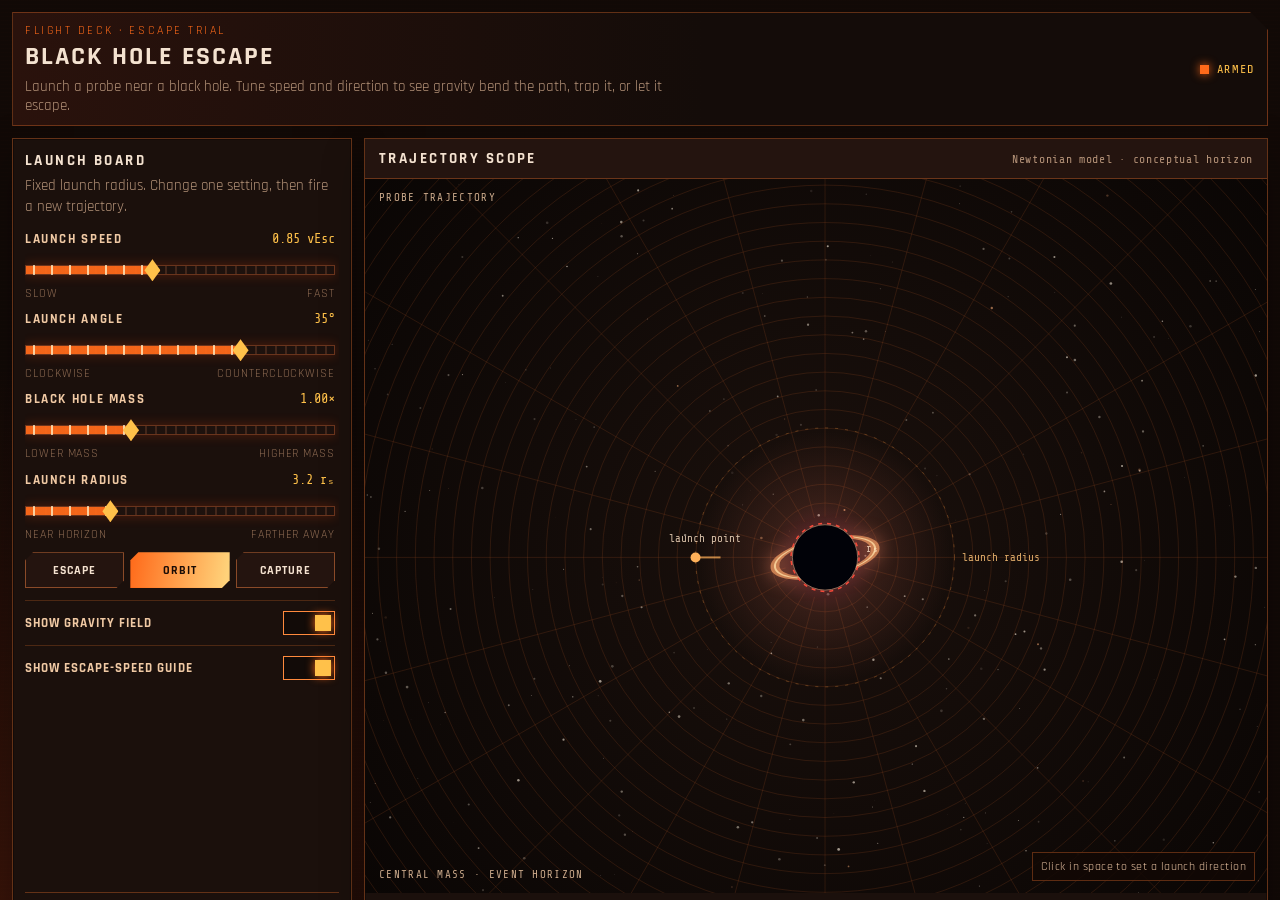
<file: black-hole-escape/index.html>
<!DOCTYPE html>
<html lang="en">
<head>
<meta charset="UTF-8" />
<meta name="viewport" content="width=device-width, initial-scale=1.0" />
<title>Black Hole Escape Lab</title>
<link rel="preconnect" href="https://fonts.googleapis.com" />
<link rel="preconnect" href="https://fonts.gstatic.com" crossorigin />
<link href="https://fonts.googleapis.com/css2?family=Rajdhani:wght@600;700&family=Share+Tech+Mono&display=swap" rel="stylesheet" />
<script>if (window.self !== window.top) document.documentElement.classList.add("embedded");</script>
<style>
  :root {
    color-scheme: dark;
    --bg: #110906;
    --panel: #1b100c;
    --ink: #f4e2d0;
    --muted: #b49278;
    --ember: #ff6a1a;
    --gold: #ffc14a;
    --red: #ff4b3a;
    --line: rgba(255, 122, 48, 0.32);
    --metal: #2a1812;
  }
  * { box-sizing: border-box; }
  html, body { height: 100%; }
  body {
    margin: 0;
    height: 100%;
    overflow: hidden;
    color: var(--ink);
    background:
      radial-gradient(ellipse at 0% 100%, rgba(255, 70, 20, 0.16), transparent 42%),
      repeating-linear-gradient(0deg, transparent, transparent 3px, rgba(255, 90, 30, 0.015) 4px),
      var(--bg);
    font-family: "Rajdhani", "Segoe UI", sans-serif;
  }
  .shell {
    height: 100%;
    overflow: auto;
    overscroll-behavior: contain;
    padding: 12px;
    display: flex;
    flex-direction: column;
    gap: 12px;
  }
  header {
    display: flex;
    justify-content: space-between;
    align-items: center;
    gap: 16px;
    padding: 10px 12px;
    border: 1px solid var(--line);
    background: linear-gradient(90deg, #2a120c, #140c09 55%);
    clip-path: polygon(0 0, calc(100% - 18px) 0, 100% 18px, 100% 100%, 0 100%);
  }
  html.embedded header { display: none; }
  .kicker {
    margin: 0;
    color: var(--ember);
    letter-spacing: 0.22em;
    font-size: 0.72rem;
    text-transform: uppercase;
  }
  h1 {
    margin: 2px 0 0;
    font-size: clamp(1.4rem, 2vw, 1.9rem);
    letter-spacing: 0.08em;
    text-transform: uppercase;
    font-weight: 700;
  }
  .subtitle { margin: 4px 0 0; color: var(--muted); max-width: 640px; font-size: 0.95rem; }
  .beacon {
    display: inline-flex;
    align-items: center;
    gap: 8px;
    color: var(--gold);
    font-family: "Share Tech Mono", ui-monospace, monospace;
    letter-spacing: 0.14em;
    font-size: 0.75rem;
  }
  .beacon i {
    width: 9px;
    height: 9px;
    background: var(--ember);
    box-shadow: 0 0 10px var(--ember);
    animation: blink 1s steps(2) infinite;
  }
  main { display: flex; flex-direction: column; gap: 12px; }
  .layout {
    display: grid;
    grid-template-columns: minmax(270px, 340px) minmax(0, 1fr);
    gap: 12px;
    align-items: stretch;
  }
  .panel {
    background: var(--panel);
    border: 1px solid var(--line);
    box-shadow: inset 0 0 0 1px rgba(0, 0, 0, 0.35), 0 16px 40px rgba(0, 0, 0, 0.28);
  }
  .layout { height: calc(100dvh - 28px); min-height: 360px; }
  .deck, .viewport { height: 100%; min-height: 0; }
  .deck { display: flex; flex-direction: column; padding: 12px; overflow: hidden; }
  .deck-body { flex: 1; min-height: 0; overflow: auto; padding-right: 4px; }
  .deck-actions { flex: 0 0 auto; padding-top: 8px; border-top: 1px solid var(--line); }
  .deck h2, .viewport-head h2, .info h2 {
    margin: 0;
    font-size: 0.95rem;
    letter-spacing: 0.16em;
    text-transform: uppercase;
  }
  .intro { margin: 6px 0 14px; color: var(--muted); font-size: 0.92rem; line-height: 1.4; }
  .dial { margin: 0 0 10px; }
  .dial-top, .ends {
    display: flex;
    justify-content: space-between;
    gap: 10px;
    align-items: baseline;
  }
  label {
    font-size: 0.84rem;
    letter-spacing: 0.12em;
    text-transform: uppercase;
    color: #f0c9a4;
    font-weight: 700;
  }
  output {
    font-family: "Share Tech Mono", ui-monospace, monospace;
    color: var(--gold);
    font-size: 0.86rem;
  }
  .rail {
    position: relative;
    margin-top: 8px;
    height: 28px;
  }
  .rail::before {
    content: "";
    position: absolute;
    left: 0;
    right: 0;
    top: 9px;
    height: 10px;
    background:
      linear-gradient(90deg, rgba(255, 106, 26, 0.95) var(--fill, 40%), rgba(42, 24, 18, 0.2) var(--fill, 40%)),
      repeating-linear-gradient(90deg, #4a2a1c 0 2px, transparent 2px 10px);
    box-shadow: inset 0 0 0 1px #6a341c, 0 0 12px rgba(255, 80, 20, 0.25);
    pointer-events: none;
  }
  .rail::after {
    content: "";
    position: absolute;
    left: 0;
    width: var(--fill, 40%);
    top: 9px;
    height: 10px;
    background: repeating-linear-gradient(90deg, transparent 0 8px, rgba(255, 236, 196, 0.75) 8px 10px);
    background-size: 18px 100%;
    animation: crawl 0.7s linear infinite;
    pointer-events: none;
    mix-blend-mode: screen;
  }
  input[type="range"] {
    -webkit-appearance: none;
    appearance: none;
    position: relative;
    z-index: 1;
    width: 100%;
    height: 28px;
    margin: 0;
    background: transparent;
    cursor: pointer;
  }
  input[type="range"]::-webkit-slider-runnable-track {
    height: 10px;
    background: transparent;
  }
  input[type="range"]::-webkit-slider-thumb {
    -webkit-appearance: none;
    width: 16px;
    height: 22px;
    margin-top: -6px;
    background: var(--gold);
    clip-path: polygon(50% 0, 100% 50%, 50% 100%, 0 50%);
    box-shadow: 0 0 12px var(--ember);
    animation: pulse-thumb 1.05s ease-in-out infinite;
  }
  input[type="range"]::-moz-range-track {
    height: 10px;
    background: transparent;
    border: 0;
  }
  input[type="range"]::-moz-range-thumb {
    width: 16px;
    height: 22px;
    border: 0;
    border-radius: 0;
    background: var(--gold);
    box-shadow: 0 0 12px var(--ember);
  }
  .ends { margin-top: 2px; font-size: 0.72rem; letter-spacing: 0.08em; text-transform: uppercase; color: #8d6a52; }
  .choice { display: grid; grid-template-columns: repeat(3, 1fr); gap: 6px; margin: 4px 0 12px; }
  button {
    border: 1px solid #8a4a28;
    color: var(--ink);
    background: #24140f;
    padding: 9px 8px;
    font: inherit;
    font-size: 0.78rem;
    font-weight: 700;
    letter-spacing: 0.08em;
    text-transform: uppercase;
    cursor: pointer;
    clip-path: polygon(8px 0, 100% 0, 100% calc(100% - 8px), calc(100% - 8px) 100%, 0 100%, 0 8px);
  }
  button:hover { border-color: var(--gold); color: var(--gold); }
  button.selected {
    color: #1a0c06;
    border-color: transparent;
    background: linear-gradient(100deg, #ff6a1a 0%, #ffd27a 45%, #ff6a1a 90%);
    background-size: 220% 100%;
    animation: sheen 1.7s linear infinite;
  }
  .latch {
    display: flex;
    align-items: center;
    justify-content: space-between;
    gap: 12px;
    padding: 10px 0;
    border-top: 1px solid rgba(255, 122, 48, 0.22);
    letter-spacing: 0.08em;
    text-transform: uppercase;
    font-size: 0.8rem;
    color: #f0c9a4;
    cursor: pointer;
  }
  .latch input { position: absolute; opacity: 0; width: 0; height: 0; }
  .bolt {
    width: 52px;
    height: 24px;
    border: 1px solid #ff8a3d;
    background: #120b08;
    position: relative;
    flex: 0 0 auto;
  }
  .bolt::before {
    content: "";
    position: absolute;
    width: 16px;
    height: 16px;
    left: 3px;
    top: 3px;
    background: #6b4330;
    transition: transform 0.18s ease, background 0.18s ease;
  }
  .latch input:checked + .bolt::before {
    transform: translateX(28px);
    background: var(--gold);
    box-shadow: 0 0 10px var(--ember);
    animation: throb 0.9s ease-in-out infinite;
  }
  .buttons { display: flex; gap: 8px; margin-top: 12px; }
  button.launch {
    flex: 1.4;
    color: #1a0c06;
    background: var(--ember);
    border-color: transparent;
    position: relative;
    overflow: hidden;
  }
  button.launch::after {
    content: "";
    position: absolute;
    inset: 0;
    background: linear-gradient(100deg, transparent 20%, rgba(255, 255, 255, 0.35) 50%, transparent 80%);
    background-size: 200% 100%;
    animation: sheen 1.4s linear infinite;
  }
  .status {
    display: flex;
    align-items: center;
    gap: 10px;
    margin-top: 12px;
    padding: 10px;
    border: 1px dashed rgba(255, 176, 90, 0.4);
    background: #120c09;
    font-family: "Share Tech Mono", ui-monospace, monospace;
    font-size: 0.78rem;
    letter-spacing: 0.03em;
  }
  .status-dot {
    width: 10px;
    height: 10px;
    background: var(--gold);
    box-shadow: 0 0 12px currentColor;
    animation: blink 1s steps(2) infinite;
    flex: 0 0 auto;
  }
  .viewport { display: flex; flex-direction: column; min-height: 0; overflow: hidden; }
  .viewport-head {
    display: flex;
    justify-content: space-between;
    gap: 12px;
    align-items: baseline;
    padding: 10px 14px;
    border-bottom: 1px solid var(--line);
    background: #24140f;
  }
  .viewport-head span {
    color: var(--muted);
    font-family: "Share Tech Mono", ui-monospace, monospace;
    font-size: 0.72rem;
    letter-spacing: 0.06em;
  }
  .canvas-wrap { position: relative; flex: 1; min-height: 0; background: #070403; }
  canvas { display: block; width: 100%; height: 100%; min-height: 0; cursor: crosshair; }
  .tag {
    position: absolute;
    pointer-events: none;
    font-family: "Share Tech Mono", ui-monospace, monospace;
    font-size: 0.68rem;
    letter-spacing: 0.12em;
    text-transform: uppercase;
    color: rgba(255, 214, 176, 0.78);
  }
  .tag-top { top: 12px; left: 14px; }
  .tag-bottom { bottom: 12px; left: 14px; }
  .hint {
    position: absolute;
    right: 12px;
    bottom: 12px;
    padding: 6px 8px;
    background: rgba(18, 8, 4, 0.82);
    border: 1px solid var(--line);
    color: #e7c2a2;
    font-size: 0.72rem;
    letter-spacing: 0.04em;
  }
  .legend {
    display: flex;
    flex-wrap: wrap;
    gap: 8px 16px;
    padding: 8px 14px;
    color: var(--muted);
    font-size: 0.78rem;
    letter-spacing: 0.06em;
    text-transform: uppercase;
  }
  .key { display: inline-flex; align-items: center; gap: 7px; }
  .pip { width: 8px; height: 8px; display: inline-block; transform: rotate(45deg); }
  .readouts {
    display: grid;
    grid-template-columns: repeat(3, 1fr);
    gap: 8px;
    padding: 10px;
    border-top: 1px solid var(--line);
    background: #140c09;
  }
  .readout { min-width: 0; position: relative; overflow: hidden; padding-bottom: 8px; }
  .readout .name {
    color: var(--muted);
    font-size: 0.7rem;
    letter-spacing: 0.14em;
    text-transform: uppercase;
  }
  .readout .value {
    font-family: "Share Tech Mono", ui-monospace, monospace;
    font-size: clamp(1.05rem, 2vw, 1.45rem);
    color: var(--gold);
    letter-spacing: 0.04em;
  }
  .readout .unit { color: #8d6a52; font-size: 0.7rem; }
  .readout::after {
    content: "";
    position: absolute;
    left: -40%;
    bottom: 0;
    width: 40%;
    height: 2px;
    background: var(--ember);
    animation: scan 2.4s linear infinite;
  }
  .lower { display: grid; grid-template-columns: 1fr 1fr; gap: 12px; }
  .info { padding: 16px 18px; }
  .info p { margin: 8px 0 0; color: var(--muted); font-size: 0.95rem; line-height: 1.55; }
  .equation {
    margin: 12px 0;
    padding: 12px;
    border-left: 3px solid var(--ember);
    background: #120b08;
    font-family: "Share Tech Mono", ui-monospace, monospace;
    text-align: center;
    color: var(--gold);
    font-size: 1.05rem;
  }
  .note { font-size: 0.78rem !important; color: #8d6a52 !important; }
  .challenge {
    display: flex;
    gap: 10px;
    margin-top: 12px;
    padding: 10px;
    background: rgba(255, 90, 20, 0.08);
    border: 1px solid rgba(255, 122, 48, 0.35);
  }
  .challenge strong { display: block; color: var(--gold); letter-spacing: 0.12em; text-transform: uppercase; font-size: 0.75rem; }
  .challenge p { margin: 4px 0 0; font-size: 0.88rem; }
  @keyframes crawl { to { background-position: 18px 0; } }
  @keyframes sheen { to { background-position: 220% 0; } }
  @keyframes pulse-thumb {
    0%, 100% { transform: scale(1); }
    50% { transform: scale(1.16); }
  }
  @keyframes throb {
    0%, 100% { filter: brightness(1); }
    50% { filter: brightness(1.45); }
  }
  @keyframes blink { 50% { opacity: 0.25; } }
  @keyframes scan { to { left: 110%; } }
  @media (max-width: 900px) {
    .layout, .lower { grid-template-columns: 1fr; }
    .viewport { min-height: 420px; order: -1; }
  }
  @media (max-width: 600px) {
    .readouts, .choice { grid-template-columns: 1fr; }
    header { align-items: flex-start; }
    .beacon { display: none; }
  }
</style>
</head>
<body>
<div class="shell">
  <header>
    <div>
      <p class="kicker">Flight deck · escape trial</p>
      <h1>Black Hole Escape</h1>
      <p class="subtitle">Launch a probe near a black hole. Tune speed and direction to see gravity bend the path, trap it, or let it escape.</p>
    </div>
    <div class="beacon"><i></i> ARMED</div>
  </header>
  <main>
    <section class="layout">
      <aside class="panel deck">
        <div class="deck-body">
        <h2>Launch board</h2>
        <p class="intro">Fixed launch radius. Change one setting, then fire a new trajectory.</p>

        <div class="dial">
          <div class="dial-top"><label for="speed">Launch speed</label><output id="speedOut">0.85 vEsc</output></div>
          <div class="rail"><input id="speed" type="range" min=".2" max="1.8" step=".01" value=".85"></div>
          <div class="ends"><span>Slow</span><span>Fast</span></div>
        </div>
        <div class="dial">
          <div class="dial-top"><label for="angle">Launch angle</label><output id="angleOut">35°</output></div>
          <div class="rail"><input id="angle" type="range" min="-85" max="85" step="1" value="35"></div>
          <div class="ends"><span>Clockwise</span><span>Counterclockwise</span></div>
        </div>
        <div class="dial">
          <div class="dial-top"><label for="mass">Black hole mass</label><output id="massOut">1.0×</output></div>
          <div class="rail"><input id="mass" type="range" min=".5" max="2" step=".05" value="1"></div>
          <div class="ends"><span>Lower mass</span><span>Higher mass</span></div>
        </div>
        <div class="dial">
          <div class="dial-top"><label for="radius">Launch radius</label><output id="radiusOut">3.2 rₛ</output></div>
          <div class="rail"><input id="radius" type="range" min="2.2" max="6" step=".1" value="3.2"></div>
          <div class="ends"><span>Near horizon</span><span>Farther away</span></div>
        </div>

        <div class="choice">
          <button id="presetEscape" type="button">Escape</button>
          <button id="presetOrbit" class="selected" type="button">Orbit</button>
          <button id="presetCapture" type="button">Capture</button>
        </div>

        <label class="latch"><span>Show gravity field</span><input id="field" type="checkbox" checked><span class="bolt"></span></label>
        <label class="latch"><span>Show escape-speed guide</span><input id="guide" type="checkbox" checked><span class="bolt"></span></label>
        </div>
        <div class="deck-actions">
        <div class="buttons">
          <button class="launch" id="launch" type="button">Launch probe</button>
          <button id="reset" type="button">Reset</button>
        </div>
        <div class="status" aria-live="polite"><span class="status-dot" id="statusDot"></span><span id="statusText">Ready to launch a probe.</span></div>
        </div>
      </aside>

      <div class="panel viewport">
        <div class="viewport-head">
          <h2>Trajectory scope</h2>
          <span>Newtonian model · conceptual horizon</span>
        </div>
        <div class="canvas-wrap">
          <canvas id="space" aria-label="Black hole particle trajectory simulation"></canvas>
          <div class="tag tag-top">Probe trajectory</div>
          <div class="tag tag-bottom">Central mass · event horizon</div>
          <div class="hint">Click in space to set a launch direction</div>
        </div>
        <div class="legend">
          <span class="key"><i class="pip" style="background:#ffb15a"></i> Probe</span>
          <span class="key"><i class="pip" style="background:#ffc14a"></i> Trajectory</span>
          <span class="key"><i class="pip" style="background:#ff4b3a"></i> Capture boundary</span>
        </div>
        <section class="readouts" aria-live="polite">
          <div class="readout"><div class="name">Escape speed here</div><div class="value" id="escapeMetric">0.79</div><div class="unit">simulation speed units</div></div>
          <div class="readout"><div class="name">Probe energy</div><div class="value" id="energyMetric">Bound</div><div class="unit" id="energyCaption">Relative specific energy</div></div>
          <div class="readout"><div class="name">Outcome</div><div class="value" id="outcomeMetric">Not launched</div><div class="unit">from current initial conditions</div></div>
        </section>
      </div>
    </section>

    <section class="lower">
      <div class="panel info">
        <h2>The physics</h2>
        <p>Far from a black hole, a simple Newtonian model captures the idea that a faster probe has a better chance of escaping. The escape speed is the speed needed to reach arbitrarily far away with zero remaining speed.</p>
        <div class="equation">v<sub>esc</sub> = √(2GM / r)</div>
        <p class="note">Here G and the mass are folded into normalized simulation units. The red circle is a conceptual capture boundary; Newtonian mechanics is not accurate at the event horizon.</p>
      </div>
      <div class="panel info">
        <h2>Try an experiment</h2>
        <p>First, launch below the escape speed. Then increase speed past the escape threshold. Finally, change the launch angle: even with similar energy, a trajectory can pass close to the capture boundary or swing widely around the black hole.</p>
        <div class="challenge">
          <span>▲</span>
          <div><strong>Challenge</strong><p>Find a trajectory that makes a close flyby and escapes. Then try to make the probe complete one or more loops before escaping.</p></div>
        </div>
      </div>
    </section>
  </main>
</div>
<script>
(() => {
const canvas=document.getElementById('space'),ctx=canvas.getContext('2d'),$=id=>document.getElementById(id);
const ui={speed:$('speed'),angle:$('angle'),mass:$('mass'),radius:$('radius'),field:$('field'),guide:$('guide')};
let W=800,H=500,dpr=1,stars=[],path=[],running=false,raf=null,outcome='Not launched',lastState=null;
const G=1,rsBase=34;
function center(){return{x:W*.51,y:H*.53}}
function rs(){return rsBase*Number(ui.mass.value)}
function scale(){return Math.min(W,H)*.34/6}
function startPosition(){const c=center(),r=Number(ui.radius.value)*scale();return{x:c.x-r,y:c.y}}
function getInitial(){const c=center(),p=startPosition(),a=Number(ui.angle.value)*Math.PI/180,s=Number(ui.speed.value)*escapeSpeed();const dx=(p.x-c.x),dy=(p.y-c.y),r=Math.hypot(dx,dy),rad={x:dx/r,y:dy/r},tan={x:-rad.y,y:rad.x};return{p,v:{x:rad.x*s*Math.cos(a)+tan.x*s*Math.sin(a),y:rad.y*s*Math.cos(a)+tan.y*s*Math.sin(a)}}}
function escapeSpeed(){const r=Number(ui.radius.value);return Math.sqrt(2*G*Number(ui.mass.value)/r)}
function resize(){const rect=canvas.getBoundingClientRect();dpr=Math.min(devicePixelRatio||1,2);W=Math.max(300,rect.width);H=Math.max(300,rect.height);canvas.width=Math.floor(W*dpr);canvas.height=Math.floor(H*dpr);ctx.setTransform(dpr,0,0,dpr,0,0);stars=Array.from({length:Math.round(W*H/2400)},()=>({x:Math.random()*W,y:Math.random()*H,r:Math.random()*1.2+.2,a:Math.random()*.55+.1}));draw()}
function fieldDraw(c){if(!ui.field.checked)return;ctx.save();ctx.strokeStyle='rgba(180,90,40,.18)';ctx.lineWidth=1;for(let r=rs()*1.6;r<Math.max(W,H);r+=Math.max(18,rs()*.55)){ctx.beginPath();ctx.arc(c.x,c.y,r,0,Math.PI*2);ctx.stroke()}for(let i=0;i<24;i++){const a=i*Math.PI/12;ctx.beginPath();ctx.moveTo(c.x+Math.cos(a)*rs()*1.2,c.y+Math.sin(a)*rs()*1.2);ctx.lineTo(c.x+Math.cos(a)*Math.max(W,H),c.y+Math.sin(a)*Math.max(W,H));ctx.stroke()}ctx.restore()}
function drawBlackHole(c){const r=rs();const halo=ctx.createRadialGradient(c.x,c.y,r*.8,c.x,c.y,r*3.7);halo.addColorStop(0,'rgba(255,96,121,.24)');halo.addColorStop(.3,'rgba(255,128,104,.12)');halo.addColorStop(1,'rgba(255,128,104,0)');ctx.fillStyle=halo;ctx.beginPath();ctx.arc(c.x,c.y,r*3.7,0,Math.PI*2);ctx.fill();
ctx.save();ctx.translate(c.x,c.y);ctx.rotate(-.2);ctx.scale(1,.36);ctx.strokeStyle='rgba(255,167,103,.65)';ctx.lineWidth=9;ctx.shadowColor='#ff8c68';ctx.shadowBlur=18;ctx.beginPath();ctx.arc(0,0,r*1.5,0,Math.PI*2);ctx.stroke();ctx.shadowBlur=0;ctx.strokeStyle='rgba(255,221,163,.8)';ctx.lineWidth=2;ctx.beginPath();ctx.arc(0,0,r*1.5,0,Math.PI*2);ctx.stroke();ctx.restore();
ctx.setLineDash([4,5]);ctx.strokeStyle='rgba(255,75,58,.95)';ctx.lineWidth=1.5;ctx.beginPath();ctx.arc(c.x,c.y,r,0,Math.PI*2);ctx.stroke();ctx.setLineDash([]);ctx.fillStyle='#010208';ctx.beginPath();ctx.arc(c.x,c.y,r*.96,0,Math.PI*2);ctx.fill();ctx.strokeStyle='rgba(255,205,160,.45)';ctx.lineWidth=1;ctx.stroke()}
function draw(){ctx.clearRect(0,0,W,H);const bg=ctx.createRadialGradient(W*.5,H*.5,4,W*.5,H*.5,Math.max(W,H)*.75);bg.addColorStop(0,'#1a100c');bg.addColorStop(1,'#070403');ctx.fillStyle=bg;ctx.fillRect(0,0,W,H);stars.forEach((s,i)=>{ctx.globalAlpha=s.a;ctx.fillStyle=i%10===0?'#ffb07a':'#f3e6d4';ctx.beginPath();ctx.arc(s.x,s.y,s.r,0,Math.PI*2);ctx.fill()});ctx.globalAlpha=1;const c=center();fieldDraw(c);
if(ui.guide.checked){const p=startPosition(),r=Math.hypot(p.x-c.x,p.y-c.y);ctx.beginPath();ctx.arc(c.x,c.y,r,0,Math.PI*2);ctx.strokeStyle='rgba(255,160,70,.28)';ctx.setLineDash([3,7]);ctx.stroke();ctx.setLineDash([]);ctx.fillStyle='rgba(255,196,120,.85)';ctx.font='11px "Share Tech Mono", monospace';ctx.fillText('launch radius',Math.min(c.x+r+8,W-92),c.y+4)}
if(path.length>1){ctx.beginPath();ctx.moveTo(path[0].x,path[0].y);for(let i=1;i<path.length;i++)ctx.lineTo(path[i].x,path[i].y);const col=outcome==='Captured'?'#ff4b3a':outcome==='Escaped'?'#ffc14a':'#ff8a3d';ctx.strokeStyle=col;ctx.lineWidth=2;ctx.shadowColor=col;ctx.shadowBlur=7;ctx.stroke();ctx.shadowBlur=0}
drawBlackHole(c);
if(lastState){const q=lastState.p;ctx.save();ctx.shadowColor='#ff8a3d';ctx.shadowBlur=15;ctx.fillStyle='#ffe7c2';ctx.beginPath();ctx.arc(q.x,q.y,5,0,Math.PI*2);ctx.fill();ctx.restore()}
else{const p=startPosition();ctx.fillStyle='#ffb15a';ctx.beginPath();ctx.arc(p.x,p.y,5,0,Math.PI*2);ctx.fill();ctx.strokeStyle='rgba(255,177,90,.7)';ctx.lineWidth=2;ctx.beginPath();ctx.moveTo(p.x,p.y);ctx.lineTo(p.x+25,p.y);ctx.stroke()}
ctx.fillStyle='rgba(255,228,200,.82)';ctx.font='11px "Share Tech Mono", monospace';ctx.fillText('launch point',startPosition().x-27,startPosition().y-15);ctx.fillText('rₛ',c.x+rs()+7,c.y-5)}
function updateMetrics(){const ve=escapeSpeed(),s=Number(ui.speed.value)*ve,energy=.5*s*s-G*Number(ui.mass.value)/Number(ui.radius.value);$('speedOut').textContent=Number(ui.speed.value).toFixed(2)+' vEsc';$('angleOut').textContent=ui.angle.value+'°';$('massOut').textContent=Number(ui.mass.value).toFixed(2)+'×';$('radiusOut').textContent=Number(ui.radius.value).toFixed(1)+' rₛ';$('escapeMetric').textContent=ve.toFixed(2);$('energyMetric').textContent=Math.abs(energy)<.005?'Parabolic':energy>0?'Unbound':'Bound';$('energyCaption').textContent='Specific energy: '+energy.toFixed(3);$('outcomeMetric').textContent=outcome;$('statusText').textContent=outcome==='Escaped'?'Probe escaped the displayed region.':outcome==='Captured'?'Probe crossed the capture boundary.':outcome==='Orbiting'?'Probe remains gravitationally bound.':outcome==='Ready'?'Ready to launch a probe.':'Ready to launch a probe.';$('statusDot').style.background=outcome==='Captured'?'var(--red)':outcome==='Escaped'?'var(--gold)':'var(--ember)'}
function reset(){running=false;if(raf)cancelAnimationFrame(raf);path=[];lastState=null;outcome='Not launched';updateMetrics();draw()}
function launch(){reset();const init=getInitial(),c=center();lastState={p:{...init.p},v:{...init.v}};path=[{...init.p}];running=true;outcome='In flight';updateMetrics();let steps=0;const dt=.018;function tick(){if(!running)return;let p=lastState.p,v=lastState.v;const dx=c.x-p.x,dy=c.y-p.y,distPx=Math.hypot(dx,dy);const pxPerUnit=scale(),r=Math.max(.05,distPx/pxPerUnit),mu=G*Number(ui.mass.value);const ax=-mu*dx/(r*r*r),ay=-mu*dy/(r*r*r);v.x+=ax*dt;v.y+=ay*dt;p.x+=v.x*dt*pxPerUnit;p.y+=v.y*dt*pxPerUnit;steps++;if(steps%2===0)path.push({...p});lastState={p,v};const d=Math.hypot(p.x-c.x,p.y-c.y);if(d<rs()*1.02){outcome='Captured';running=false}else if(d>Math.max(W,H)*.72){outcome='Escaped';running=false}else if(steps>3000){outcome='Orbiting';running=false}else if(steps>1800&&Math.hypot(v.x,v.y)<.04){outcome='Orbiting';running=false}if(!running){updateMetrics()}draw();if(running)raf=requestAnimationFrame(tick)}raf=requestAnimationFrame(tick)}
Object.values(ui).forEach(el=>el.addEventListener('input',()=>{reset();updateMetrics();draw()}));
$('launch').addEventListener('click',launch);$('reset').addEventListener('click',reset);
function preset(speed,angle,radius){ui.speed.value=speed;ui.angle.value=angle;ui.radius.value=radius;reset();updateMetrics();draw()}
$('presetEscape').addEventListener('click',()=>{preset(1.25,15,4.5);selectPreset('presetEscape')});
$('presetOrbit').addEventListener('click',()=>{preset(.72,55,3.8);selectPreset('presetOrbit')});
$('presetCapture').addEventListener('click',()=>{preset(.52,-20,2.3);selectPreset('presetCapture')});
function selectPreset(id){['presetEscape','presetOrbit','presetCapture'].forEach(k=>$(k).classList.toggle('selected',k===id))}
canvas.addEventListener('click',e=>{if(running)return;const rect=canvas.getBoundingClientRect(),p={x:e.clientX-rect.left,y:e.clientY-rect.top},c=center(),s=startPosition();const dx=p.x-s.x,dy=p.y-s.y;let angle=Math.atan2(dy,dx)*180/Math.PI;const radialAngle=Math.atan2(s.y-c.y,s.x-c.x);let rel=(Math.atan2(dy,dx)-radialAngle)*180/Math.PI;while(rel>180)rel-=360;while(rel<-180)rel+=360;ui.angle.value=String(Math.max(-85,Math.min(85,Math.round(rel))));reset();updateMetrics();draw()});
new ResizeObserver(resize).observe(canvas);window.addEventListener('resize',resize);resize();updateMetrics();draw();
})();
</script>
<script>
(() => {
  const rails = document.querySelectorAll(".rail");
  const paint = () => {
    rails.forEach((rail) => {
      const el = rail.querySelector("input");
      const pct = ((+el.value - +el.min) / (+el.max - +el.min)) * 100;
      rail.style.setProperty("--fill", pct + "%");
    });
  };
  rails.forEach((rail) => rail.querySelector("input").addEventListener("input", paint));
  document.querySelector(".choice").addEventListener("click", () => requestAnimationFrame(paint));
  document.getElementById("space").addEventListener("click", () => requestAnimationFrame(paint));
  document.getElementById("reset").addEventListener("click", () => requestAnimationFrame(paint));
  paint();
})();
</script>
</body>
</html>
</file>
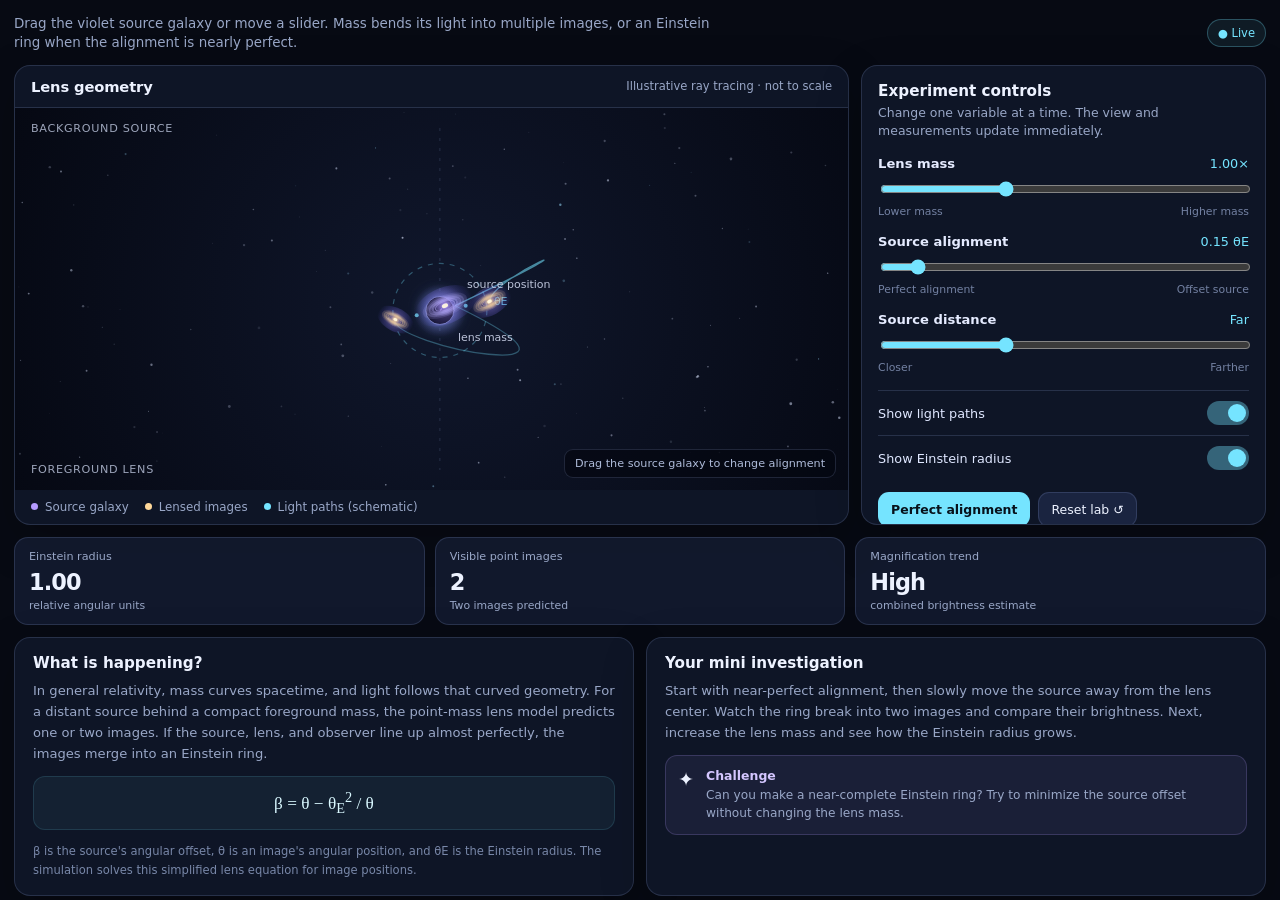
<file: gravitational-lens/index.html>
<!DOCTYPE html>
<html lang="en">
<head>
<meta charset="UTF-8" />
<meta name="viewport" content="width=device-width, initial-scale=1.0" />
<title>Gravitational Lens Lab</title>
<script>if (window.self !== window.top) document.documentElement.classList.add("embedded");</script>
<style>
  :root {
    color-scheme: dark;
    --bg: #070a13;
    --panel: rgba(17, 23, 42, .88);
    --panel2: rgba(23, 31, 55, .72);
    --line: rgba(166, 190, 255, .16);
    --text: #edf2ff;
    --muted: #99a7c7;
    --cyan: #75e4ff;
    --violet: #b49aff;
    --gold: #ffd89a;
  }
  * { box-sizing: border-box; }
  html, body { height: 100%; }
  body {
    margin: 0; height: 100%; overflow: hidden; color: var(--text);
    background: var(--bg);
    font-family: Inter, ui-sans-serif, system-ui, -apple-system, BlinkMacSystemFont, "Segoe UI", sans-serif;
  }
  .shell {
    height: 100%;
    overflow: auto;
    overscroll-behavior: contain;
    padding: 14px 14px 20px;
    display: flex;
    flex-direction: column;
    gap: 12px;
  }
  header { display: flex; align-items: center; justify-content: space-between; gap: 16px; flex: 0 0 auto; }
  html.embedded header { display: none; }
  html.embedded .shell { padding-top: 10px; }
  .subtitle { color: var(--muted); max-width: 720px; line-height: 1.45; margin: 0; font-size: .84rem; }
  .live-pill { border: 1px solid rgba(117,228,255,.28); background: rgba(117,228,255,.08); color: var(--cyan); border-radius: 999px; padding: 6px 10px; font-size: .72rem; white-space: nowrap; }
  main { display: flex; flex-direction: column; gap: 12px; min-height: 0; }
  .layout { display: grid; grid-template-columns: minmax(0, 1.65fr) minmax(260px, .8fr); gap: 12px; align-items: stretch; min-height: 460px; }
  .panel { border: 1px solid var(--line); background: var(--panel); border-radius: 16px; box-shadow: 0 16px 48px rgba(0,0,0,.18); overflow: hidden; }
  .visual-panel { display: flex; flex-direction: column; min-height: 460px; }
  .panel-head { display: flex; align-items: center; justify-content: space-between; gap: 12px; padding: 12px 16px; border-bottom: 1px solid var(--line); }
  .panel-head h2 { margin: 0; font-size: .92rem; letter-spacing: -.01em; }
  .panel-head span { color: var(--muted); font-size: .72rem; }
  .canvas-wrap { position: relative; flex: 1; min-height: 320px; background: #050711; }
  canvas { display: block; width: 100%; height: 100%; min-height: 320px; touch-action: none; cursor: grab; }
  canvas:active { cursor: grabbing; }
  .canvas-label { position: absolute; pointer-events: none; font-size: .7rem; letter-spacing: .06em; text-transform: uppercase; color: rgba(219,229,255,.7); }
  .label-source { top: 14px; left: 16px; }
  .label-lens { bottom: 14px; left: 16px; }
  .canvas-help { position: absolute; right: 12px; bottom: 12px; background: rgba(5,7,17,.72); color: #aebbd9; border: 1px solid var(--line); padding: 7px 10px; border-radius: 9px; font-size: .7rem; }
  .visual-footer { display: flex; flex-wrap: wrap; gap: 8px 16px; padding: 10px 16px; color: var(--muted); font-size: .74rem; }
  .key { display: inline-flex; align-items: center; gap: 7px; }
  .dot { width: 7px; height: 7px; border-radius: 50%; display: inline-block; }
  .controls { padding: 16px; }
  .controls h2 { font-size: .95rem; margin: 0 0 4px; }
  .controls .intro { color: var(--muted); font-size: .78rem; line-height: 1.45; margin: 0 0 16px; }
  .control { margin: 0 0 16px; }
  .control-top { display: flex; justify-content: space-between; gap: 12px; align-items: baseline; margin-bottom: 8px; }
  label { font-size: .82rem; color: #e5ebff; font-weight: 650; }
  output { font-variant-numeric: tabular-nums; color: var(--cyan); font-size: .8rem; }
  input[type=range] { width: 100%; accent-color: var(--cyan); cursor: pointer; }
  .range-ends { display: flex; justify-content: space-between; font-size: .68rem; color: #7381a2; margin-top: 4px; }
  .toggle-row { display: flex; align-items: center; justify-content: space-between; gap: 12px; padding: 10px 0; border-top: 1px solid var(--line); color: #dfe7ff; font-size: .8rem; }
  .switch { position: relative; width: 42px; height: 24px; flex: 0 0 auto; }
  .switch input { opacity: 0; width: 0; height: 0; }
  .slider { position: absolute; inset: 0; background: #303953; border-radius: 99px; cursor: pointer; transition: .2s; }
  .slider:before { content: ""; position: absolute; height: 18px; width: 18px; left: 3px; top: 3px; border-radius: 50%; background: #aab6d4; transition: .2s; }
  .switch input:checked + .slider { background: rgba(117,228,255,.38); }
  .switch input:checked + .slider:before { transform: translateX(18px); background: var(--cyan); }
  .buttons { display: flex; gap: 8px; margin-top: 12px; flex-wrap: wrap; }
  button { border: 1px solid var(--line); color: var(--text); background: #1a2440; border-radius: 11px; padding: 9px 12px; font: inherit; font-size: .78rem; cursor: pointer; transition: .18s; }
  button:hover { border-color: rgba(117,228,255,.55); transform: translateY(-1px); }
  button.primary { color: #07111b; background: var(--cyan); border-color: transparent; font-weight: 800; }
  .metrics { display: grid; grid-template-columns: repeat(3, 1fr); gap: 10px; }
  .metric { padding: 12px 14px; border-radius: 14px; border: 1px solid var(--line); background: var(--panel2); min-width: 0; }
  .metric .name { color: var(--muted); font-size: .7rem; margin-bottom: 6px; }
  .metric .value { font-size: clamp(1.05rem, 2vw, 1.4rem); letter-spacing: -.04em; font-weight: 750; font-variant-numeric: tabular-nums; }
  .metric .unit { color: var(--muted); font-size: .68rem; margin-top: 4px; }
  .lower { display: grid; grid-template-columns: 1fr 1fr; gap: 12px; }
  .info { padding: 16px 18px; }
  .info h2 { margin: 0 0 8px; font-size: .95rem; }
  .info p { color: var(--muted); font-size: .82rem; line-height: 1.6; margin: 0; }
  .equation { margin: 12px 0; padding: 12px; border-radius: 12px; background: rgba(117,228,255,.06); border: 1px solid rgba(117,228,255,.13); font-family: Georgia, serif; font-size: clamp(.92rem, 2vw, 1.08rem); text-align: center; color: #d9f8ff; }
  .note { font-size: .72rem !important; color: #7887a8 !important; }
  .challenge { display: flex; gap: 12px; align-items: flex-start; margin-top: 12px; padding: 12px; background: rgba(180,154,255,.08); border: 1px solid rgba(180,154,255,.2); border-radius: 12px; }
  .challenge strong { display: block; font-size: .78rem; margin-bottom: 4px; color: #d4c6ff; }
  .challenge p { font-size: .76rem; line-height: 1.45; }
  @media (max-width: 900px) {
    .layout, .lower { grid-template-columns: 1fr; }
    .visual-panel { min-height: 420px; }
    .layout { min-height: 0; }
  }
  @media (max-width: 600px) {
    header { align-items: flex-start; }
    .live-pill { display: none; }
    .metrics { grid-template-columns: 1fr; }
    .visual-panel { min-height: 380px; }
    .canvas-wrap, canvas { min-height: 260px; }
  }
</style>
</head>
<body>
<div class="shell">
  <header>
    <p class="subtitle">Drag the violet source galaxy or move a slider. Mass bends its light into multiple images, or an Einstein ring when the alignment is nearly perfect.</p>
    <div class="live-pill">● Live</div>
  </header>

  <main>
    <section class="layout">
      <div class="panel visual-panel">
        <div class="panel-head">
          <h2>Lens geometry</h2><span>Illustrative ray tracing · not to scale</span>
        </div>
        <div class="canvas-wrap" id="canvasWrap">
          <canvas id="lensCanvas" aria-label="Interactive gravitational lensing visualization"></canvas>
          <div class="canvas-label label-source">Background source</div>
          <div class="canvas-label label-lens">Foreground lens</div>
          <div class="canvas-help">Drag the source galaxy to change alignment</div>
        </div>
        <div class="visual-footer">
          <span class="key"><i class="dot" style="background:#b49aff"></i> Source galaxy</span>
          <span class="key"><i class="dot" style="background:#ffd89a"></i> Lensed images</span>
          <span class="key"><i class="dot" style="background:#75e4ff"></i> Light paths (schematic)</span>
        </div>
      </div>

      <aside class="panel controls">
        <h2>Experiment controls</h2>
        <p class="intro">Change one variable at a time. The view and measurements update immediately.</p>

        <div class="control">
          <div class="control-top"><label for="mass">Lens mass</label><output id="massOut">1.0×</output></div>
          <input id="mass" type="range" min="0.25" max="2.5" step="0.05" value="1">
          <div class="range-ends"><span>Lower mass</span><span>Higher mass</span></div>
        </div>
        <div class="control">
          <div class="control-top"><label for="alignment">Source alignment</label><output id="alignmentOut">0.15 θE</output></div>
          <input id="alignment" type="range" min="0" max="1.8" step="0.01" value="0.15">
          <div class="range-ends"><span>Perfect alignment</span><span>Offset source</span></div>
        </div>
        <div class="control">
          <div class="control-top"><label for="distance">Source distance</label><output id="distanceOut">Far</output></div>
          <input id="distance" type="range" min="0.6" max="1.8" step="0.05" value="1">
          <div class="range-ends"><span>Closer</span><span>Farther</span></div>
        </div>
        <div class="toggle-row">
          <span>Show light paths</span>
          <label class="switch"><input id="raysToggle" type="checkbox" checked><span class="slider"></span></label>
        </div>
        <div class="toggle-row">
          <span>Show Einstein radius</span>
          <label class="switch"><input id="ringToggle" type="checkbox" checked><span class="slider"></span></label>
        </div>
        <div class="buttons">
          <button class="primary" id="alignBtn" type="button">Perfect alignment</button>
          <button id="resetBtn" type="button">Reset lab ↺</button>
        </div>
      </aside>
    </section>

    <section class="metrics" aria-live="polite">
      <div class="metric"><div class="name">Einstein radius</div><div class="value" id="thetaMetric">1.00</div><div class="unit">relative angular units</div></div>
      <div class="metric"><div class="name">Visible point images</div><div class="value" id="imageMetric">2</div><div class="unit" id="imageCaption">Two images predicted</div></div>
      <div class="metric"><div class="name">Magnification trend</div><div class="value" id="magMetric">High</div><div class="unit">combined brightness estimate</div></div>
    </section>

    <section class="lower">
      <div class="panel info">
        <h2>What is happening?</h2>
        <p>In general relativity, mass curves spacetime, and light follows that curved geometry. For a distant source behind a compact foreground mass, the point-mass lens model predicts one or two images. If the source, lens, and observer line up almost perfectly, the images merge into an Einstein ring.</p>
        <div class="equation">β = θ − θ<sub>E</sub><sup>2</sup> / θ</div>
        <p class="note">β is the source's angular offset, θ is an image's angular position, and θE is the Einstein radius. The simulation solves this simplified lens equation for image positions.</p>
      </div>
      <div class="panel info">
        <h2>Your mini investigation</h2>
        <p>Start with near-perfect alignment, then slowly move the source away from the lens center. Watch the ring break into two images and compare their brightness. Next, increase the lens mass and see how the Einstein radius grows.</p>
        <div class="challenge">
          <span style="font-size:1.2rem">✦</span>
          <div><strong>Challenge</strong><p>Can you make a near-complete Einstein ring? Try to minimize the source offset without changing the lens mass.</p></div>
        </div>
      </div>
    </section>
  </main>
</div>

<script>
(() => {
  const canvas = document.getElementById('lensCanvas');
  const ctx = canvas.getContext('2d');
  const $ = id => document.getElementById(id);
  const controls = {
    mass: $('mass'), alignment: $('alignment'), distance: $('distance'),
    rays: $('raysToggle'), ring: $('ringToggle')
  };
  let width = 800, height = 500, dpr = 1;
  let stars = [];
  let dragging = false;
  let dragStart = null;
  const state = { mass: 1, alignment: 0.15, distance: 1 };

  function resize() {
    const rect = canvas.getBoundingClientRect();
    dpr = Math.min(window.devicePixelRatio || 1, 2);
    width = Math.max(300, rect.width);
    height = Math.max(300, rect.height);
    canvas.width = Math.floor(width * dpr);
    canvas.height = Math.floor(height * dpr);
    ctx.setTransform(dpr, 0, 0, dpr, 0, 0);
    stars = Array.from({length: Math.round(width * height / 2500)}, () => ({
      x: Math.random() * width, y: Math.random() * height,
      r: Math.random() * 1.25 + .2, a: Math.random() * .55 + .12,
      phase: Math.random() * Math.PI * 2
    }));
    draw();
  }

  function lensCenter() { return { x: width * .51, y: height * .53 }; }
  function thetaE() { return 47 * Math.sqrt(state.mass * state.distance); }
  function sourceCenter() {
    const c = lensCenter();
    return { x: c.x + state.alignment * thetaE() * .72, y: c.y - thetaE() * .1 };
  }

  function galaxy(x, y, scale = 1, rotation = -.35, opacity = 1, tint = '#b49aff') {
    ctx.save();
    ctx.translate(x, y);
    ctx.rotate(rotation);
    ctx.globalAlpha = opacity;
    const rx = 23 * scale, ry = 9 * scale;
    const glow = ctx.createRadialGradient(0, 0, 1, 0, 0, 32 * scale);
    glow.addColorStop(0, tint); glow.addColorStop(.35, 'rgba(150,130,255,.35)'); glow.addColorStop(1, 'rgba(100,90,255,0)');
    ctx.fillStyle = glow;
    ctx.beginPath(); ctx.ellipse(0, 0, 34 * scale, 20 * scale, 0, 0, Math.PI * 2); ctx.fill();
    for (let i = 0; i < 5; i++) {
      ctx.strokeStyle = `rgba(${tint === '#ffd89a' ? '255,216,154' : '185,173,255'},${.15 + i * .09})`;
      ctx.lineWidth = (5 - i) * scale;
      ctx.beginPath(); ctx.ellipse(0, 0, rx * (1 - i * .13), ry * (1 - i * .12), 0, 0, Math.PI * 2); ctx.stroke();
    }
    ctx.fillStyle = '#fff6dd';
    ctx.beginPath(); ctx.ellipse(0, 0, 3.5 * scale, 2.4 * scale, 0, 0, Math.PI * 2); ctx.fill();
    ctx.restore();
  }

  function imagePositions(beta, einstein) {
    if (beta < 0.0001) return [-einstein, einstein];
    const root = Math.sqrt(beta * beta + 4 * einstein * einstein);
    return [(beta + root) / 2, (beta - root) / 2];
  }
  function magnification(theta, beta, einstein) {
    if (Math.abs(beta) < .0001) return Infinity;
    return Math.abs((theta / beta) * (1 / (1 - Math.pow(einstein / theta, 4))));
  }

  function draw() {
    if (!ctx || !width) return;
    const c = lensCenter(), src = sourceCenter(), einstein = thetaE();
    ctx.clearRect(0, 0, width, height);
    const bg = ctx.createRadialGradient(width * .52, height * .52, 5, width * .52, height * .52, Math.max(width, height) * .7);
    bg.addColorStop(0, '#10172c'); bg.addColorStop(1, '#03050d');
    ctx.fillStyle = bg; ctx.fillRect(0, 0, width, height);

    stars.forEach((s, i) => {
      ctx.globalAlpha = s.a * (.78 + .22 * Math.sin(performance.now() / 1800 + s.phase));
      ctx.fillStyle = i % 11 === 0 ? '#9cdfff' : '#dce5ff';
      ctx.beginPath(); ctx.arc(s.x, s.y, s.r, 0, Math.PI * 2); ctx.fill();
    });
    ctx.globalAlpha = 1;

    ctx.setLineDash([3, 7]); ctx.strokeStyle = 'rgba(155,178,235,.18)'; ctx.lineWidth = 1;
    ctx.beginPath(); ctx.moveTo(c.x, 20); ctx.lineTo(c.x, height - 20); ctx.stroke(); ctx.setLineDash([]);

    const scaledBeta = state.alignment * .72;
    const positions = imagePositions(scaledBeta, 1);
    const imageXs = positions.map(p => c.x + p * einstein);
    const imageYs = positions.map((p, i) => c.y + (i === 0 ? -1 : 1) * (8 + Math.min(22, Math.abs(scaledBeta) * 10)));
    const aligned = state.alignment < .055;

    if (controls.ring.checked) {
      ctx.beginPath(); ctx.arc(c.x, c.y, einstein, 0, Math.PI * 2);
      ctx.strokeStyle = 'rgba(117,228,255,.32)'; ctx.lineWidth = 1.2; ctx.setLineDash([5, 6]); ctx.stroke(); ctx.setLineDash([]);
      ctx.fillStyle = 'rgba(117,228,255,.78)'; ctx.font = '11px system-ui';
      ctx.fillText('θE', c.x + einstein + 7, c.y - 5);
    }

    if (controls.rays.checked) {
      for (let i = 0; i < 2; i++) {
        const endX = imageXs[i], endY = imageYs[i];
        ctx.beginPath();
        ctx.moveTo(src.x + 10, src.y);
        ctx.bezierCurveTo(width * .74, src.y + (i ? 85 : -85), c.x + einstein * (i ? -1.1 : 1.1), c.y + (i ? 35 : -35), endX, endY);
        ctx.strokeStyle = i ? 'rgba(117,228,255,.32)' : 'rgba(117,228,255,.56)';
        ctx.lineWidth = 1.3; ctx.stroke();
        const midX = c.x + (endX - c.x) * .52, midY = c.y + (endY - c.y) * .52;
        ctx.fillStyle = 'rgba(117,228,255,.75)';
        ctx.beginPath(); ctx.arc(midX, midY, 2, 0, Math.PI * 2); ctx.fill();
      }
    }

    if (aligned) {
      ctx.save();
      ctx.translate(c.x, c.y);
      ctx.rotate(-.16);
      ctx.shadowColor = '#ffd89a'; ctx.shadowBlur = 18;
      ctx.strokeStyle = '#ffe4b3'; ctx.lineWidth = 5;
      ctx.beginPath(); ctx.ellipse(0, 0, einstein, einstein * .9, 0, -.17, Math.PI * 2 - .17); ctx.stroke();
      ctx.shadowBlur = 0;
      ctx.strokeStyle = 'rgba(255,216,154,.35)'; ctx.lineWidth = 11;
      ctx.beginPath(); ctx.ellipse(0, 0, einstein, einstein * .9, 0, -.17, Math.PI * 2 - .17); ctx.stroke();
      ctx.restore();
    } else {
      imageXs.forEach((x, i) => galaxy(x, imageYs[i], i === 0 ? 0.7 : 0.58, i === 0 ? -.5 : .5, 1, '#ffd89a'));
    }

    const lensR = 10 + state.mass * 4;
    const halo = ctx.createRadialGradient(c.x, c.y, lensR * .3, c.x, c.y, einstein * .56);
    halo.addColorStop(0, 'rgba(5,7,18,1)');
    halo.addColorStop(.18, 'rgba(8,10,22,.98)');
    halo.addColorStop(.33, 'rgba(91,94,157,.22)');
    halo.addColorStop(1, 'rgba(110,126,255,0)');
    ctx.fillStyle = halo; ctx.beginPath(); ctx.arc(c.x, c.y, einstein * .56, 0, Math.PI * 2); ctx.fill();
    ctx.save(); ctx.shadowColor = '#8b9fff'; ctx.shadowBlur = 16;
    ctx.fillStyle = '#02030a'; ctx.beginPath(); ctx.arc(c.x, c.y, lensR, 0, Math.PI * 2); ctx.fill();
    ctx.strokeStyle = 'rgba(174,190,255,.55)'; ctx.lineWidth = 1; ctx.stroke(); ctx.restore();

    galaxy(src.x, src.y, .92, -.38, .94, '#b49aff');
    ctx.fillStyle = 'rgba(226,233,255,.82)'; ctx.font = '11px system-ui';
    ctx.fillText('source position', Math.min(src.x + 22, width - 105), src.y - 18);
    ctx.fillText('lens mass', c.x + 18, c.y + lensR + 17);

    if (state.alignment > .03) {
      ctx.strokeStyle = 'rgba(180,154,255,.65)'; ctx.setLineDash([3, 4]);
      ctx.beginPath(); ctx.moveTo(c.x, c.y); ctx.lineTo(src.x, src.y); ctx.stroke(); ctx.setLineDash([]);
    }
  }

  function update() {
    state.mass = Number(controls.mass.value);
    state.alignment = Number(controls.alignment.value);
    state.distance = Number(controls.distance.value);
    $('massOut').textContent = state.mass.toFixed(2) + '×';
    $('alignmentOut').textContent = state.alignment.toFixed(2) + ' θE';
    const d = state.distance;
    $('distanceOut').textContent = d < .85 ? 'Nearer' : d > 1.25 ? 'Farther' : 'Far';
    const e = thetaE();
    $('thetaMetric').textContent = (e / 47).toFixed(2);
    const aligned = state.alignment < .055;
    $('imageMetric').textContent = aligned ? 'Ring' : '2';
    $('imageCaption').textContent = aligned ? 'Near-perfect alignment' : 'Two images predicted';
    $('magMetric').textContent = aligned ? 'Very high' : state.alignment < .35 ? 'High' : state.alignment < .9 ? 'Moderate' : 'Lower';
    draw();
  }

  Object.values(controls).forEach(control => control.addEventListener('input', update));
  $('alignBtn').addEventListener('click', () => { controls.alignment.value = '0'; update(); });
  $('resetBtn').addEventListener('click', () => {
    controls.mass.value = '1'; controls.alignment.value = '.15'; controls.distance.value = '1';
    controls.rays.checked = true; controls.ring.checked = true; update();
  });

  function pointerPosition(event) {
    const rect = canvas.getBoundingClientRect();
    return { x: event.clientX - rect.left, y: event.clientY - rect.top };
  }
  canvas.addEventListener('pointerdown', event => {
    const p = pointerPosition(event), s = sourceCenter();
    if (Math.hypot(p.x - s.x, p.y - s.y) < 42) {
      dragging = true; dragStart = p; canvas.setPointerCapture(event.pointerId);
    }
  });
  canvas.addEventListener('pointermove', event => {
    if (!dragging) return;
    const p = pointerPosition(event), c = lensCenter(), e = thetaE();
    const offset = Math.max(0, Math.min(1.8, (p.x - c.x) / (e * .72)));
    controls.alignment.value = String(offset);
    update();
  });
  canvas.addEventListener('pointerup', () => { dragging = false; dragStart = null; });
  canvas.addEventListener('pointercancel', () => { dragging = false; dragStart = null; });

  const resizeObserver = new ResizeObserver(resize);
  resizeObserver.observe(canvas);
  window.addEventListener('resize', resize);
  resize();
  update();
  function animate() {
    if (document.visibilityState === 'visible') draw();
    requestAnimationFrame(animate);
  }
  requestAnimationFrame(animate);
})();
</script>
</body>
</html>
</file>
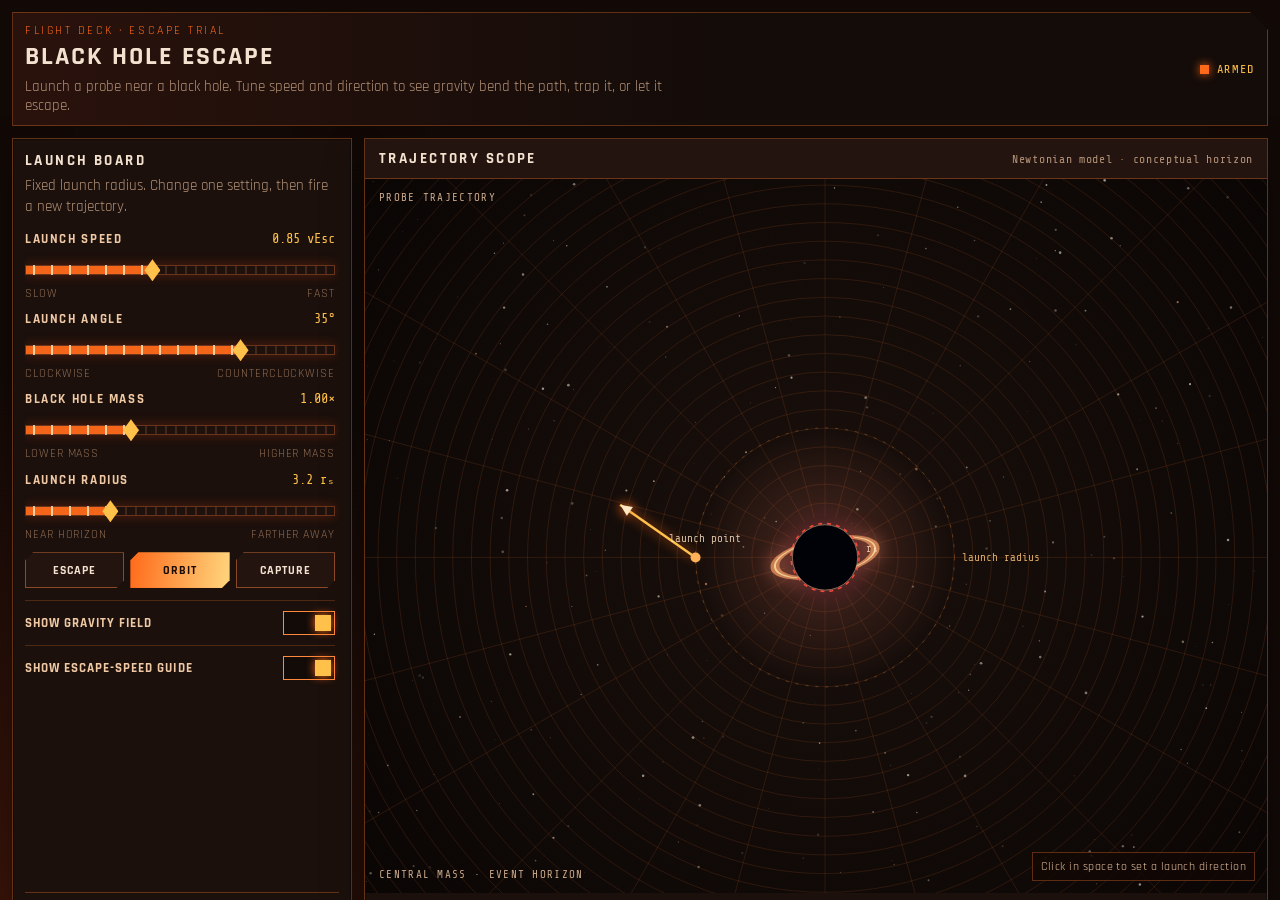
<file: public/black-hole-escape/index.html>
<!DOCTYPE html>
<html lang="en">
<head>
<meta charset="UTF-8" />
<meta name="viewport" content="width=device-width, initial-scale=1.0" />
<title>Black Hole Escape Lab</title>
<link rel="preconnect" href="https://fonts.googleapis.com" />
<link rel="preconnect" href="https://fonts.gstatic.com" crossorigin />
<link href="https://fonts.googleapis.com/css2?family=Rajdhani:wght@600;700&family=Share+Tech+Mono&display=swap" rel="stylesheet" />
<script>if (window.self !== window.top) document.documentElement.classList.add("embedded");</script>
<style>
  :root {
    color-scheme: dark;
    --bg: #110906;
    --panel: #1b100c;
    --ink: #f4e2d0;
    --muted: #b49278;
    --ember: #ff6a1a;
    --gold: #ffc14a;
    --red: #ff4b3a;
    --line: rgba(255, 122, 48, 0.32);
    --metal: #2a1812;
  }
  * { box-sizing: border-box; }
  html, body { height: 100%; }
  body {
    margin: 0;
    height: 100%;
    overflow: hidden;
    color: var(--ink);
    background:
      radial-gradient(ellipse at 0% 100%, rgba(255, 70, 20, 0.16), transparent 42%),
      repeating-linear-gradient(0deg, transparent, transparent 3px, rgba(255, 90, 30, 0.015) 4px),
      var(--bg);
    font-family: "Rajdhani", "Segoe UI", sans-serif;
  }
  .shell {
    height: 100%;
    overflow: auto;
    overscroll-behavior: contain;
    padding: 12px;
    display: flex;
    flex-direction: column;
    gap: 12px;
  }
  header {
    display: flex;
    justify-content: space-between;
    align-items: center;
    gap: 16px;
    padding: 10px 12px;
    border: 1px solid var(--line);
    background: linear-gradient(90deg, #2a120c, #140c09 55%);
    clip-path: polygon(0 0, calc(100% - 18px) 0, 100% 18px, 100% 100%, 0 100%);
  }
  html.embedded header { display: none; }
  .kicker {
    margin: 0;
    color: var(--ember);
    letter-spacing: 0.22em;
    font-size: 0.72rem;
    text-transform: uppercase;
  }
  h1 {
    margin: 2px 0 0;
    font-size: clamp(1.4rem, 2vw, 1.9rem);
    letter-spacing: 0.08em;
    text-transform: uppercase;
    font-weight: 700;
  }
  .subtitle { margin: 4px 0 0; color: var(--muted); max-width: 640px; font-size: 0.95rem; }
  .beacon {
    display: inline-flex;
    align-items: center;
    gap: 8px;
    color: var(--gold);
    font-family: "Share Tech Mono", ui-monospace, monospace;
    letter-spacing: 0.14em;
    font-size: 0.75rem;
  }
  .beacon i {
    width: 9px;
    height: 9px;
    background: var(--ember);
    box-shadow: 0 0 10px var(--ember);
    animation: blink 1s steps(2) infinite;
  }
  main { display: flex; flex-direction: column; gap: 12px; }
  .layout {
    display: grid;
    grid-template-columns: minmax(270px, 340px) minmax(0, 1fr);
    gap: 12px;
    align-items: stretch;
  }
  .panel {
    background: var(--panel);
    border: 1px solid var(--line);
    box-shadow: inset 0 0 0 1px rgba(0, 0, 0, 0.35), 0 16px 40px rgba(0, 0, 0, 0.28);
  }
  .layout { height: calc(100dvh - 28px); min-height: 360px; }
  .deck, .viewport { height: 100%; min-height: 0; }
  .deck { display: flex; flex-direction: column; padding: 12px; overflow: hidden; }
  .deck-body { flex: 1; min-height: 0; overflow: auto; padding-right: 4px; }
  .deck-actions { flex: 0 0 auto; padding-top: 8px; border-top: 1px solid var(--line); }
  .deck h2, .viewport-head h2, .info h2 {
    margin: 0;
    font-size: 0.95rem;
    letter-spacing: 0.16em;
    text-transform: uppercase;
  }
  .intro { margin: 6px 0 14px; color: var(--muted); font-size: 0.92rem; line-height: 1.4; }
  .dial { margin: 0 0 10px; }
  .dial-top, .ends {
    display: flex;
    justify-content: space-between;
    gap: 10px;
    align-items: baseline;
  }
  label {
    font-size: 0.84rem;
    letter-spacing: 0.12em;
    text-transform: uppercase;
    color: #f0c9a4;
    font-weight: 700;
  }
  output {
    font-family: "Share Tech Mono", ui-monospace, monospace;
    color: var(--gold);
    font-size: 0.86rem;
  }
  .rail {
    position: relative;
    margin-top: 8px;
    height: 28px;
  }
  .rail::before {
    content: "";
    position: absolute;
    left: 0;
    right: 0;
    top: 9px;
    height: 10px;
    background:
      linear-gradient(90deg, rgba(255, 106, 26, 0.95) var(--fill, 40%), rgba(42, 24, 18, 0.2) var(--fill, 40%)),
      repeating-linear-gradient(90deg, #4a2a1c 0 2px, transparent 2px 10px);
    box-shadow: inset 0 0 0 1px #6a341c, 0 0 12px rgba(255, 80, 20, 0.25);
    pointer-events: none;
  }
  .rail::after {
    content: "";
    position: absolute;
    left: 0;
    width: var(--fill, 40%);
    top: 9px;
    height: 10px;
    background: repeating-linear-gradient(90deg, transparent 0 8px, rgba(255, 236, 196, 0.75) 8px 10px);
    background-size: 18px 100%;
    animation: crawl 0.7s linear infinite;
    pointer-events: none;
    mix-blend-mode: screen;
  }
  input[type="range"] {
    -webkit-appearance: none;
    appearance: none;
    position: relative;
    z-index: 1;
    width: 100%;
    height: 28px;
    margin: 0;
    background: transparent;
    cursor: pointer;
  }
  input[type="range"]::-webkit-slider-runnable-track {
    height: 10px;
    background: transparent;
  }
  input[type="range"]::-webkit-slider-thumb {
    -webkit-appearance: none;
    width: 16px;
    height: 22px;
    margin-top: -6px;
    background: var(--gold);
    clip-path: polygon(50% 0, 100% 50%, 50% 100%, 0 50%);
    box-shadow: 0 0 12px var(--ember);
    animation: pulse-thumb 1.05s ease-in-out infinite;
  }
  input[type="range"]::-moz-range-track {
    height: 10px;
    background: transparent;
    border: 0;
  }
  input[type="range"]::-moz-range-thumb {
    width: 16px;
    height: 22px;
    border: 0;
    border-radius: 0;
    background: var(--gold);
    box-shadow: 0 0 12px var(--ember);
  }
  .ends { margin-top: 2px; font-size: 0.72rem; letter-spacing: 0.08em; text-transform: uppercase; color: #8d6a52; }
  .choice { display: grid; grid-template-columns: repeat(3, 1fr); gap: 6px; margin: 4px 0 12px; }
  button {
    border: 1px solid #8a4a28;
    color: var(--ink);
    background: #24140f;
    padding: 9px 8px;
    font: inherit;
    font-size: 0.78rem;
    font-weight: 700;
    letter-spacing: 0.08em;
    text-transform: uppercase;
    cursor: pointer;
    clip-path: polygon(8px 0, 100% 0, 100% calc(100% - 8px), calc(100% - 8px) 100%, 0 100%, 0 8px);
  }
  button:hover { border-color: var(--gold); color: var(--gold); }
  button.selected {
    color: #1a0c06;
    border-color: transparent;
    background: linear-gradient(100deg, #ff6a1a 0%, #ffd27a 45%, #ff6a1a 90%);
    background-size: 220% 100%;
    animation: sheen 1.7s linear infinite;
  }
  .latch {
    display: flex;
    align-items: center;
    justify-content: space-between;
    gap: 12px;
    padding: 10px 0;
    border-top: 1px solid rgba(255, 122, 48, 0.22);
    letter-spacing: 0.08em;
    text-transform: uppercase;
    font-size: 0.8rem;
    color: #f0c9a4;
    cursor: pointer;
  }
  .latch input { position: absolute; opacity: 0; width: 0; height: 0; }
  .bolt {
    width: 52px;
    height: 24px;
    border: 1px solid #ff8a3d;
    background: #120b08;
    position: relative;
    flex: 0 0 auto;
  }
  .bolt::before {
    content: "";
    position: absolute;
    width: 16px;
    height: 16px;
    left: 3px;
    top: 3px;
    background: #6b4330;
    transition: transform 0.18s ease, background 0.18s ease;
  }
  .latch input:checked + .bolt::before {
    transform: translateX(28px);
    background: var(--gold);
    box-shadow: 0 0 10px var(--ember);
    animation: throb 0.9s ease-in-out infinite;
  }
  .buttons { display: flex; gap: 8px; margin-top: 12px; }
  button.launch {
    flex: 1.4;
    color: #1a0c06;
    background: var(--ember);
    border-color: transparent;
    position: relative;
    overflow: hidden;
  }
  button.launch::after {
    content: "";
    position: absolute;
    inset: 0;
    background: linear-gradient(100deg, transparent 20%, rgba(255, 255, 255, 0.35) 50%, transparent 80%);
    background-size: 200% 100%;
    animation: sheen 1.4s linear infinite;
  }
  .status {
    display: flex;
    align-items: center;
    gap: 10px;
    margin-top: 12px;
    padding: 10px;
    border: 1px dashed rgba(255, 176, 90, 0.4);
    background: #120c09;
    font-family: "Share Tech Mono", ui-monospace, monospace;
    font-size: 0.78rem;
    letter-spacing: 0.03em;
  }
  .status-dot {
    width: 10px;
    height: 10px;
    background: var(--gold);
    box-shadow: 0 0 12px currentColor;
    animation: blink 1s steps(2) infinite;
    flex: 0 0 auto;
  }
  .viewport { display: flex; flex-direction: column; min-height: 0; overflow: hidden; }
  .viewport-head {
    display: flex;
    justify-content: space-between;
    gap: 12px;
    align-items: baseline;
    padding: 10px 14px;
    border-bottom: 1px solid var(--line);
    background: #24140f;
  }
  .viewport-head span {
    color: var(--muted);
    font-family: "Share Tech Mono", ui-monospace, monospace;
    font-size: 0.72rem;
    letter-spacing: 0.06em;
  }
  .canvas-wrap { position: relative; flex: 1; min-height: 0; background: #070403; }
  canvas { display: block; width: 100%; height: 100%; min-height: 0; cursor: crosshair; }
  .tag {
    position: absolute;
    pointer-events: none;
    font-family: "Share Tech Mono", ui-monospace, monospace;
    font-size: 0.68rem;
    letter-spacing: 0.12em;
    text-transform: uppercase;
    color: rgba(255, 214, 176, 0.78);
  }
  .tag-top { top: 12px; left: 14px; }
  .tag-bottom { bottom: 12px; left: 14px; }
  .hint {
    position: absolute;
    right: 12px;
    bottom: 12px;
    padding: 6px 8px;
    background: rgba(18, 8, 4, 0.82);
    border: 1px solid var(--line);
    color: #e7c2a2;
    font-size: 0.72rem;
    letter-spacing: 0.04em;
  }
  .legend {
    display: flex;
    flex-wrap: wrap;
    gap: 8px 16px;
    padding: 8px 14px;
    color: var(--muted);
    font-size: 0.78rem;
    letter-spacing: 0.06em;
    text-transform: uppercase;
  }
  .key { display: inline-flex; align-items: center; gap: 7px; }
  .pip { width: 8px; height: 8px; display: inline-block; transform: rotate(45deg); }
  .readouts {
    display: grid;
    grid-template-columns: repeat(3, 1fr);
    gap: 8px;
    padding: 10px;
    border-top: 1px solid var(--line);
    background: #140c09;
  }
  .readout { min-width: 0; position: relative; overflow: hidden; padding-bottom: 8px; }
  .readout .name {
    color: var(--muted);
    font-size: 0.7rem;
    letter-spacing: 0.14em;
    text-transform: uppercase;
  }
  .readout .value {
    font-family: "Share Tech Mono", ui-monospace, monospace;
    font-size: clamp(1.05rem, 2vw, 1.45rem);
    color: var(--gold);
    letter-spacing: 0.04em;
  }
  .readout .unit { color: #8d6a52; font-size: 0.7rem; }
  .readout::after {
    content: "";
    position: absolute;
    left: -40%;
    bottom: 0;
    width: 40%;
    height: 2px;
    background: var(--ember);
    animation: scan 2.4s linear infinite;
  }
  .lower { display: grid; grid-template-columns: 1fr 1fr; gap: 12px; }
  .info { padding: 16px 18px; }
  .info p { margin: 8px 0 0; color: var(--muted); font-size: 0.95rem; line-height: 1.55; }
  .equation {
    margin: 12px 0;
    padding: 12px;
    border-left: 3px solid var(--ember);
    background: #120b08;
    font-family: "Share Tech Mono", ui-monospace, monospace;
    text-align: center;
    color: var(--gold);
    font-size: 1.05rem;
  }
  .note { font-size: 0.78rem !important; color: #8d6a52 !important; }
  .challenge {
    display: flex;
    gap: 10px;
    margin-top: 12px;
    padding: 10px;
    background: rgba(255, 90, 20, 0.08);
    border: 1px solid rgba(255, 122, 48, 0.35);
  }
  .challenge strong { display: block; color: var(--gold); letter-spacing: 0.12em; text-transform: uppercase; font-size: 0.75rem; }
  .challenge p { margin: 4px 0 0; font-size: 0.88rem; }
  @keyframes crawl { to { background-position: 18px 0; } }
  @keyframes sheen { to { background-position: 220% 0; } }
  @keyframes pulse-thumb {
    0%, 100% { transform: scale(1); }
    50% { transform: scale(1.16); }
  }
  @keyframes throb {
    0%, 100% { filter: brightness(1); }
    50% { filter: brightness(1.45); }
  }
  @keyframes blink { 50% { opacity: 0.25; } }
  @keyframes scan { to { left: 110%; } }
  @media (max-width: 900px) {
    .layout, .lower { grid-template-columns: 1fr; }
    .viewport { min-height: 420px; order: -1; }
  }
  @media (max-width: 600px) {
    .readouts, .choice { grid-template-columns: 1fr; }
    header { align-items: flex-start; }
    .beacon { display: none; }
  }
</style>
</head>
<body>
<div class="shell">
  <header>
    <div>
      <p class="kicker">Flight deck · escape trial</p>
      <h1>Black Hole Escape</h1>
      <p class="subtitle">Launch a probe near a black hole. Tune speed and direction to see gravity bend the path, trap it, or let it escape.</p>
    </div>
    <div class="beacon"><i></i> ARMED</div>
  </header>
  <main>
    <section class="layout">
      <aside class="panel deck">
        <div class="deck-body">
        <h2>Launch board</h2>
        <p class="intro">Fixed launch radius. Change one setting, then fire a new trajectory.</p>

        <div class="dial">
          <div class="dial-top"><label for="speed">Launch speed</label><output id="speedOut">0.85 vEsc</output></div>
          <div class="rail"><input id="speed" type="range" min=".2" max="1.8" step=".01" value=".85"></div>
          <div class="ends"><span>Slow</span><span>Fast</span></div>
        </div>
        <div class="dial">
          <div class="dial-top"><label for="angle">Launch angle</label><output id="angleOut">35°</output></div>
          <div class="rail"><input id="angle" type="range" min="-85" max="85" step="1" value="35"></div>
          <div class="ends"><span>Clockwise</span><span>Counterclockwise</span></div>
        </div>
        <div class="dial">
          <div class="dial-top"><label for="mass">Black hole mass</label><output id="massOut">1.0×</output></div>
          <div class="rail"><input id="mass" type="range" min=".5" max="2" step=".05" value="1"></div>
          <div class="ends"><span>Lower mass</span><span>Higher mass</span></div>
        </div>
        <div class="dial">
          <div class="dial-top"><label for="radius">Launch radius</label><output id="radiusOut">3.2 rₛ</output></div>
          <div class="rail"><input id="radius" type="range" min="2.2" max="6" step=".1" value="3.2"></div>
          <div class="ends"><span>Near horizon</span><span>Farther away</span></div>
        </div>

        <div class="choice">
          <button id="presetEscape" type="button">Escape</button>
          <button id="presetOrbit" class="selected" type="button">Orbit</button>
          <button id="presetCapture" type="button">Capture</button>
        </div>

        <label class="latch"><span>Show gravity field</span><input id="field" type="checkbox" checked><span class="bolt"></span></label>
        <label class="latch"><span>Show escape-speed guide</span><input id="guide" type="checkbox" checked><span class="bolt"></span></label>
        </div>
        <div class="deck-actions">
        <div class="buttons">
          <button class="launch" id="launch" type="button">Launch probe</button>
          <button id="reset" type="button">Reset</button>
        </div>
        <div class="status" aria-live="polite"><span class="status-dot" id="statusDot"></span><span id="statusText">Ready to launch a probe.</span></div>
        </div>
      </aside>

      <div class="panel viewport">
        <div class="viewport-head">
          <h2>Trajectory scope</h2>
          <span>Newtonian model · conceptual horizon</span>
        </div>
        <div class="canvas-wrap">
          <canvas id="space" aria-label="Black hole particle trajectory simulation"></canvas>
          <div class="tag tag-top">Probe trajectory</div>
          <div class="tag tag-bottom">Central mass · event horizon</div>
          <div class="hint">Click in space to set a launch direction</div>
        </div>
        <div class="legend">
          <span class="key"><i class="pip" style="background:#ffb15a"></i> Probe</span>
          <span class="key"><i class="pip" style="background:#ffc14a"></i> Trajectory</span>
          <span class="key"><i class="pip" style="background:#ff4b3a"></i> Capture boundary</span>
        </div>
        <section class="readouts" aria-live="polite">
          <div class="readout"><div class="name">Escape speed here</div><div class="value" id="escapeMetric">0.79</div><div class="unit">simulation speed units</div></div>
          <div class="readout"><div class="name">Probe energy</div><div class="value" id="energyMetric">Bound</div><div class="unit" id="energyCaption">Relative specific energy</div></div>
          <div class="readout"><div class="name">Outcome</div><div class="value" id="outcomeMetric">Not launched</div><div class="unit">from current initial conditions</div></div>
        </section>
      </div>
    </section>

    <section class="lower">
      <div class="panel info">
        <h2>The physics</h2>
        <p>Far from a black hole, a simple Newtonian model captures the idea that a faster probe has a better chance of escaping. The escape speed is the speed needed to reach arbitrarily far away with zero remaining speed.</p>
        <div class="equation">v<sub>esc</sub> = √(2GM / r)</div>
        <p class="note">Here G and the mass are folded into normalized simulation units. The red circle is a conceptual capture boundary; Newtonian mechanics is not accurate at the event horizon.</p>
      </div>
      <div class="panel info">
        <h2>Try an experiment</h2>
        <p>First, launch below the escape speed. Then increase speed past the escape threshold. Finally, change the launch angle: even with similar energy, a trajectory can pass close to the capture boundary or swing widely around the black hole.</p>
        <div class="challenge">
          <span>▲</span>
          <div><strong>Challenge</strong><p>Find a trajectory that makes a close flyby and escapes. Then try to make the probe complete one or more loops before escaping.</p></div>
        </div>
      </div>
    </section>
  </main>
</div>
<script>
(() => {
const canvas=document.getElementById('space'),ctx=canvas.getContext('2d'),$=id=>document.getElementById(id);
const ui={speed:$('speed'),angle:$('angle'),mass:$('mass'),radius:$('radius'),field:$('field'),guide:$('guide')};
let W=800,H=500,dpr=1,stars=[],path=[],running=false,raf=null,outcome='Not launched',lastState=null,aimClick=null;
const G=1,rsBase=34;
function center(){return{x:W*.51,y:H*.53}}
function rs(){return rsBase*Number(ui.mass.value)}
function scale(){return Math.min(W,H)*.34/6}
function startPosition(){const c=center(),r=Number(ui.radius.value)*scale();return{x:c.x-r,y:c.y}}
function getInitial(){const c=center(),p=startPosition(),a=Number(ui.angle.value)*Math.PI/180,s=Number(ui.speed.value)*escapeSpeed();const dx=(p.x-c.x),dy=(p.y-c.y),r=Math.hypot(dx,dy),rad={x:dx/r,y:dy/r},tan={x:-rad.y,y:rad.x};return{p,v:{x:rad.x*s*Math.cos(a)+tan.x*s*Math.sin(a),y:rad.y*s*Math.cos(a)+tan.y*s*Math.sin(a)}}}
function escapeSpeed(){const r=Number(ui.radius.value);return Math.sqrt(2*G*Number(ui.mass.value)/r)}
function resize(){const rect=canvas.getBoundingClientRect();dpr=Math.min(devicePixelRatio||1,2);W=Math.max(300,rect.width);H=Math.max(300,rect.height);canvas.width=Math.floor(W*dpr);canvas.height=Math.floor(H*dpr);ctx.setTransform(dpr,0,0,dpr,0,0);stars=Array.from({length:Math.round(W*H/2400)},()=>({x:Math.random()*W,y:Math.random()*H,r:Math.random()*1.2+.2,a:Math.random()*.55+.1}));draw()}
function fieldDraw(c){if(!ui.field.checked)return;ctx.save();ctx.strokeStyle='rgba(180,90,40,.18)';ctx.lineWidth=1;for(let r=rs()*1.6;r<Math.max(W,H);r+=Math.max(18,rs()*.55)){ctx.beginPath();ctx.arc(c.x,c.y,r,0,Math.PI*2);ctx.stroke()}for(let i=0;i<24;i++){const a=i*Math.PI/12;ctx.beginPath();ctx.moveTo(c.x+Math.cos(a)*rs()*1.2,c.y+Math.sin(a)*rs()*1.2);ctx.lineTo(c.x+Math.cos(a)*Math.max(W,H),c.y+Math.sin(a)*Math.max(W,H));ctx.stroke()}ctx.restore()}
function drawBlackHole(c){const r=rs();const halo=ctx.createRadialGradient(c.x,c.y,r*.8,c.x,c.y,r*3.7);halo.addColorStop(0,'rgba(255,96,121,.24)');halo.addColorStop(.3,'rgba(255,128,104,.12)');halo.addColorStop(1,'rgba(255,128,104,0)');ctx.fillStyle=halo;ctx.beginPath();ctx.arc(c.x,c.y,r*3.7,0,Math.PI*2);ctx.fill();
ctx.save();ctx.translate(c.x,c.y);ctx.rotate(-.2);ctx.scale(1,.36);ctx.strokeStyle='rgba(255,167,103,.65)';ctx.lineWidth=9;ctx.shadowColor='#ff8c68';ctx.shadowBlur=18;ctx.beginPath();ctx.arc(0,0,r*1.5,0,Math.PI*2);ctx.stroke();ctx.shadowBlur=0;ctx.strokeStyle='rgba(255,221,163,.8)';ctx.lineWidth=2;ctx.beginPath();ctx.arc(0,0,r*1.5,0,Math.PI*2);ctx.stroke();ctx.restore();
ctx.setLineDash([4,5]);ctx.strokeStyle='rgba(255,75,58,.95)';ctx.lineWidth=1.5;ctx.beginPath();ctx.arc(c.x,c.y,r,0,Math.PI*2);ctx.stroke();ctx.setLineDash([]);ctx.fillStyle='#010208';ctx.beginPath();ctx.arc(c.x,c.y,r*.96,0,Math.PI*2);ctx.fill();ctx.strokeStyle='rgba(255,205,160,.45)';ctx.lineWidth=1;ctx.stroke()}
function draw(){ctx.clearRect(0,0,W,H);const bg=ctx.createRadialGradient(W*.5,H*.5,4,W*.5,H*.5,Math.max(W,H)*.75);bg.addColorStop(0,'#1a100c');bg.addColorStop(1,'#070403');ctx.fillStyle=bg;ctx.fillRect(0,0,W,H);stars.forEach((s,i)=>{ctx.globalAlpha=s.a;ctx.fillStyle=i%10===0?'#ffb07a':'#f3e6d4';ctx.beginPath();ctx.arc(s.x,s.y,s.r,0,Math.PI*2);ctx.fill()});ctx.globalAlpha=1;const c=center();fieldDraw(c);
if(ui.guide.checked){const p=startPosition(),r=Math.hypot(p.x-c.x,p.y-c.y);ctx.beginPath();ctx.arc(c.x,c.y,r,0,Math.PI*2);ctx.strokeStyle='rgba(255,160,70,.28)';ctx.setLineDash([3,7]);ctx.stroke();ctx.setLineDash([]);ctx.fillStyle='rgba(255,196,120,.85)';ctx.font='11px "Share Tech Mono", monospace';ctx.fillText('launch radius',Math.min(c.x+r+8,W-92),c.y+4)}
if(path.length>1){ctx.beginPath();ctx.moveTo(path[0].x,path[0].y);for(let i=1;i<path.length;i++)ctx.lineTo(path[i].x,path[i].y);const col=outcome==='Captured'?'#ff4b3a':outcome==='Escaped'?'#ffc14a':'#ff8a3d';ctx.strokeStyle=col;ctx.lineWidth=2;ctx.shadowColor=col;ctx.shadowBlur=7;ctx.stroke();ctx.shadowBlur=0}
drawBlackHole(c);
if(lastState){const q=lastState.p;ctx.save();ctx.shadowColor='#ff8a3d';ctx.shadowBlur=15;ctx.fillStyle='#ffe7c2';ctx.beginPath();ctx.arc(q.x,q.y,5,0,Math.PI*2);ctx.fill();ctx.restore()}
else{const p=startPosition(),init=getInitial(),vx=init.v.x,vy=init.v.y,mag=Math.hypot(vx,vy)||1,len=92,ux=vx/mag,uy=vy/mag,x2=p.x+ux*len,y2=p.y+uy*len,ang=Math.atan2(uy,ux),head=13;ctx.save();ctx.strokeStyle='#ffc14a';ctx.fillStyle='#ffe7c2';ctx.lineWidth=2.5;ctx.shadowColor='#ff6a1a';ctx.shadowBlur=12;ctx.beginPath();ctx.moveTo(p.x,p.y);ctx.lineTo(x2,y2);ctx.stroke();ctx.beginPath();ctx.moveTo(x2,y2);ctx.lineTo(x2-head*Math.cos(ang-.42),y2-head*Math.sin(ang-.42));ctx.lineTo(x2-head*Math.cos(ang+.42),y2-head*Math.sin(ang+.42));ctx.closePath();ctx.fill();ctx.restore();ctx.fillStyle='#ffb15a';ctx.beginPath();ctx.arc(p.x,p.y,5,0,Math.PI*2);ctx.fill();if(aimClick){ctx.save();ctx.strokeStyle='#fff4e0';ctx.fillStyle='#ff6a1a';ctx.lineWidth=1.6;ctx.shadowColor='#ff6a1a';ctx.shadowBlur=10;ctx.beginPath();ctx.arc(aimClick.x,aimClick.y,4.5,0,Math.PI*2);ctx.fill();ctx.shadowBlur=0;ctx.beginPath();ctx.arc(aimClick.x,aimClick.y,12,0,Math.PI*2);ctx.stroke();ctx.beginPath();ctx.moveTo(aimClick.x-16,aimClick.y);ctx.lineTo(aimClick.x-7,aimClick.y);ctx.moveTo(aimClick.x+7,aimClick.y);ctx.lineTo(aimClick.x+16,aimClick.y);ctx.moveTo(aimClick.x,aimClick.y-16);ctx.lineTo(aimClick.x,aimClick.y-7);ctx.moveTo(aimClick.x,aimClick.y+7);ctx.lineTo(aimClick.x,aimClick.y+16);ctx.stroke();ctx.restore()}}
ctx.fillStyle='rgba(255,228,200,.82)';ctx.font='11px "Share Tech Mono", monospace';ctx.fillText('launch point',startPosition().x-27,startPosition().y-15);ctx.fillText('rₛ',c.x+rs()+7,c.y-5)}
function updateMetrics(){const ve=escapeSpeed(),s=Number(ui.speed.value)*ve,energy=.5*s*s-G*Number(ui.mass.value)/Number(ui.radius.value);$('speedOut').textContent=Number(ui.speed.value).toFixed(2)+' vEsc';$('angleOut').textContent=ui.angle.value+'°';$('massOut').textContent=Number(ui.mass.value).toFixed(2)+'×';$('radiusOut').textContent=Number(ui.radius.value).toFixed(1)+' rₛ';$('escapeMetric').textContent=ve.toFixed(2);$('energyMetric').textContent=Math.abs(energy)<.005?'Parabolic':energy>0?'Unbound':'Bound';$('energyCaption').textContent='Specific energy: '+energy.toFixed(3);$('outcomeMetric').textContent=outcome;$('statusText').textContent=outcome==='Escaped'?'Probe escaped the displayed region.':outcome==='Captured'?'Probe crossed the capture boundary.':outcome==='Orbiting'?'Probe remains gravitationally bound.':outcome==='Ready'?'Ready to launch a probe.':'Ready to launch a probe.';$('statusDot').style.background=outcome==='Captured'?'var(--red)':outcome==='Escaped'?'var(--gold)':'var(--ember)'}
function reset(){running=false;if(raf)cancelAnimationFrame(raf);path=[];lastState=null;aimClick=null;outcome='Not launched';updateMetrics();draw()}
function launch(){reset();const init=getInitial(),c=center();lastState={p:{...init.p},v:{...init.v}};path=[{...init.p}];running=true;outcome='In flight';updateMetrics();let steps=0;const dt=.018;function tick(){if(!running)return;let p=lastState.p,v=lastState.v;const dx=c.x-p.x,dy=c.y-p.y,distPx=Math.hypot(dx,dy);const pxPerUnit=scale(),r=Math.max(.05,distPx/pxPerUnit),mu=G*Number(ui.mass.value);const ax=-mu*dx/(r*r*r),ay=-mu*dy/(r*r*r);v.x+=ax*dt;v.y+=ay*dt;p.x+=v.x*dt*pxPerUnit;p.y+=v.y*dt*pxPerUnit;steps++;if(steps%2===0)path.push({...p});lastState={p,v};const d=Math.hypot(p.x-c.x,p.y-c.y);if(d<rs()*1.02){outcome='Captured';running=false}else if(d>Math.max(W,H)*.72){outcome='Escaped';running=false}else if(steps>3000){outcome='Orbiting';running=false}else if(steps>1800&&Math.hypot(v.x,v.y)<.04){outcome='Orbiting';running=false}if(!running){updateMetrics()}draw();if(running)raf=requestAnimationFrame(tick)}raf=requestAnimationFrame(tick)}
Object.values(ui).forEach(el=>el.addEventListener('input',()=>{reset();updateMetrics();draw()}));
$('launch').addEventListener('click',launch);$('reset').addEventListener('click',reset);
function preset(speed,angle,radius){ui.speed.value=speed;ui.angle.value=angle;ui.radius.value=radius;reset();updateMetrics();draw()}
$('presetEscape').addEventListener('click',()=>{preset(1.25,15,4.5);selectPreset('presetEscape')});
$('presetOrbit').addEventListener('click',()=>{preset(.72,55,3.8);selectPreset('presetOrbit')});
$('presetCapture').addEventListener('click',()=>{preset(.52,-20,2.3);selectPreset('presetCapture')});
function selectPreset(id){['presetEscape','presetOrbit','presetCapture'].forEach(k=>$(k).classList.toggle('selected',k===id))}
canvas.addEventListener('click',e=>{if(running)return;const rect=canvas.getBoundingClientRect(),p={x:e.clientX-rect.left,y:e.clientY-rect.top},c=center(),s=startPosition();const dx=p.x-s.x,dy=p.y-s.y;let angle=Math.atan2(dy,dx)*180/Math.PI;const radialAngle=Math.atan2(s.y-c.y,s.x-c.x);let rel=(Math.atan2(dy,dx)-radialAngle)*180/Math.PI;while(rel>180)rel-=360;while(rel<-180)rel+=360;ui.angle.value=String(Math.max(-85,Math.min(85,Math.round(rel))));reset();aimClick={x:p.x,y:p.y};updateMetrics();draw()});
new ResizeObserver(resize).observe(canvas);window.addEventListener('resize',resize);resize();updateMetrics();draw();
})();
</script>
<script>
(() => {
  const rails = document.querySelectorAll(".rail");
  const paint = () => {
    rails.forEach((rail) => {
      const el = rail.querySelector("input");
      const pct = ((+el.value - +el.min) / (+el.max - +el.min)) * 100;
      rail.style.setProperty("--fill", pct + "%");
    });
  };
  rails.forEach((rail) => rail.querySelector("input").addEventListener("input", paint));
  document.querySelector(".choice").addEventListener("click", () => requestAnimationFrame(paint));
  document.getElementById("space").addEventListener("click", () => requestAnimationFrame(paint));
  document.getElementById("reset").addEventListener("click", () => requestAnimationFrame(paint));
  paint();
})();
</script>
</body>
</html>
</file>
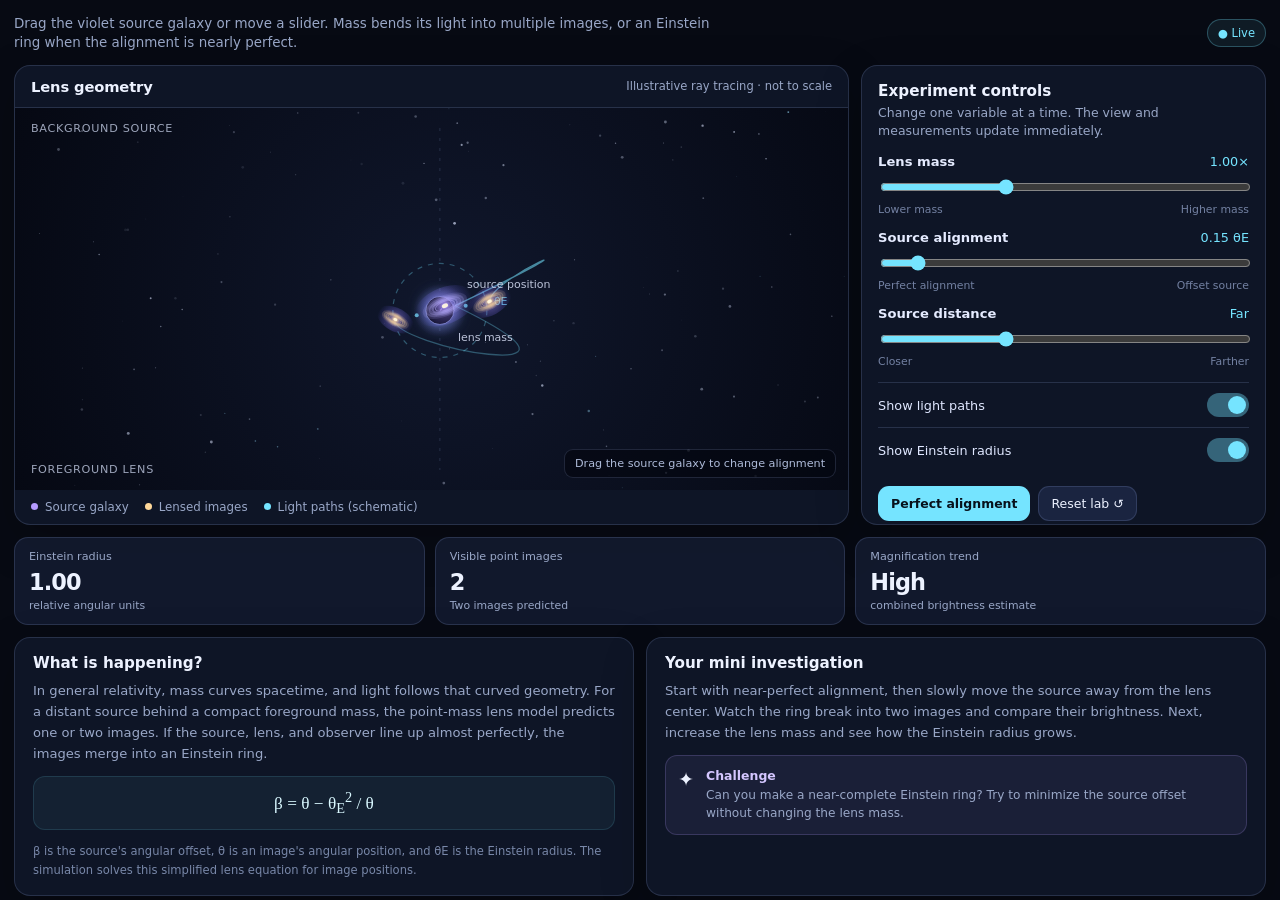
<file: public/gravitational-lens/index.html>
<!DOCTYPE html>
<html lang="en">
<head>
<meta charset="UTF-8" />
<meta name="viewport" content="width=device-width, initial-scale=1.0" />
<title>Gravitational Lens Lab</title>
<script>if (window.self !== window.top) document.documentElement.classList.add("embedded");</script>
<style>
  :root {
    color-scheme: dark;
    --bg: #070a13;
    --panel: rgba(17, 23, 42, .88);
    --panel2: rgba(23, 31, 55, .72);
    --line: rgba(166, 190, 255, .16);
    --text: #edf2ff;
    --muted: #99a7c7;
    --cyan: #75e4ff;
    --violet: #b49aff;
    --gold: #ffd89a;
  }
  * { box-sizing: border-box; }
  html, body { height: 100%; }
  body {
    margin: 0; height: 100%; overflow: hidden; color: var(--text);
    background: var(--bg);
    font-family: Inter, ui-sans-serif, system-ui, -apple-system, BlinkMacSystemFont, "Segoe UI", sans-serif;
  }
  .shell {
    height: 100%;
    overflow: auto;
    overscroll-behavior: contain;
    padding: 14px 14px 20px;
    display: flex;
    flex-direction: column;
    gap: 12px;
  }
  header { display: flex; align-items: center; justify-content: space-between; gap: 16px; flex: 0 0 auto; }
  html.embedded header { display: none; }
  html.embedded .shell { padding: 10px 12px; }
  html.embedded .layout {
    flex: 0 0 auto;
    height: calc(100vh - 20px);
    min-height: 320px;
  }
  html.embedded .visual-panel,
  html.embedded .panel.controls {
    height: 100%;
    min-height: 0;
    overflow: hidden;
  }
  html.embedded .canvas-wrap,
  html.embedded canvas { min-height: 0; }
  html.embedded .controls-scroll {
    flex: 1 1 auto;
    min-height: 0;
    overflow-x: hidden;
    overflow-y: auto;
    padding-right: 2px;
  }
  html.embedded .buttons { flex-shrink: 0; }
  .subtitle { color: var(--muted); max-width: 720px; line-height: 1.45; margin: 0; font-size: .84rem; }
  .live-pill { border: 1px solid rgba(117,228,255,.28); background: rgba(117,228,255,.08); color: var(--cyan); border-radius: 999px; padding: 6px 10px; font-size: .72rem; white-space: nowrap; }
  main { display: flex; flex-direction: column; gap: 12px; min-height: 0; }
  .layout { display: grid; grid-template-columns: minmax(0, 1.65fr) minmax(260px, .8fr); gap: 12px; align-items: stretch; min-height: 460px; }
  .panel { border: 1px solid var(--line); background: var(--panel); border-radius: 16px; box-shadow: 0 16px 48px rgba(0,0,0,.18); overflow: hidden; }
  .visual-panel { display: flex; flex-direction: column; min-height: 460px; }
  .panel-head { display: flex; align-items: center; justify-content: space-between; gap: 12px; padding: 12px 16px; border-bottom: 1px solid var(--line); }
  .panel-head h2 { margin: 0; font-size: .92rem; letter-spacing: -.01em; }
  .panel-head span { color: var(--muted); font-size: .72rem; }
  .canvas-wrap { position: relative; flex: 1; min-height: 320px; background: #050711; }
  canvas { display: block; width: 100%; height: 100%; min-height: 320px; touch-action: none; cursor: grab; }
  canvas:active { cursor: grabbing; }
  .canvas-label { position: absolute; pointer-events: none; font-size: .7rem; letter-spacing: .06em; text-transform: uppercase; color: rgba(219,229,255,.7); }
  .label-source { top: 14px; left: 16px; }
  .label-lens { bottom: 14px; left: 16px; }
  .canvas-help { position: absolute; right: 12px; bottom: 12px; background: rgba(5,7,17,.72); color: #aebbd9; border: 1px solid var(--line); padding: 7px 10px; border-radius: 9px; font-size: .7rem; }
  .visual-footer { display: flex; flex-wrap: wrap; gap: 8px 16px; padding: 10px 16px; color: var(--muted); font-size: .74rem; }
  .key { display: inline-flex; align-items: center; gap: 7px; }
  .dot { width: 7px; height: 7px; border-radius: 50%; display: inline-block; }
  .panel.controls {
    display: flex;
    flex-direction: column;
    overflow: hidden;
    min-height: min-content;
    padding: 16px;
  }
  .controls-scroll { min-height: min-content; }
  .controls h2 { font-size: .95rem; margin: 0 0 4px; }
  .controls .intro { color: var(--muted); font-size: .78rem; line-height: 1.45; margin: 0 0 14px; }
  .control { margin: 0 0 14px; }
  .control-top { display: flex; justify-content: space-between; gap: 12px; align-items: baseline; margin-bottom: 8px; }
  label { font-size: .82rem; color: #e5ebff; font-weight: 650; }
  output { font-variant-numeric: tabular-nums; color: var(--cyan); font-size: .8rem; }
  input[type=range] { width: 100%; accent-color: var(--cyan); cursor: pointer; }
  .range-ends { display: flex; justify-content: space-between; font-size: .68rem; color: #7381a2; margin-top: 4px; }
  .toggle-row { display: flex; align-items: center; justify-content: space-between; gap: 12px; padding: 10px 0; border-top: 1px solid var(--line); color: #dfe7ff; font-size: .8rem; }
  .switch { position: relative; width: 42px; height: 24px; flex: 0 0 auto; }
  .switch input { opacity: 0; width: 0; height: 0; }
  .slider { position: absolute; inset: 0; background: #303953; border-radius: 99px; cursor: pointer; transition: .2s; }
  .slider:before { content: ""; position: absolute; height: 18px; width: 18px; left: 3px; top: 3px; border-radius: 50%; background: #aab6d4; transition: .2s; }
  .switch input:checked + .slider { background: rgba(117,228,255,.38); }
  .switch input:checked + .slider:before { transform: translateX(18px); background: var(--cyan); }
  .buttons { display: flex; gap: 8px; margin-top: 14px; flex-wrap: wrap; }
  button { border: 1px solid var(--line); color: var(--text); background: #1a2440; border-radius: 11px; padding: 9px 12px; font: inherit; font-size: .78rem; cursor: pointer; transition: .18s; }
  button:hover { border-color: rgba(117,228,255,.55); transform: translateY(-1px); }
  button.primary { color: #07111b; background: var(--cyan); border-color: transparent; font-weight: 800; }
  .metrics { display: grid; grid-template-columns: repeat(3, 1fr); gap: 10px; }
  .metric { padding: 12px 14px; border-radius: 14px; border: 1px solid var(--line); background: var(--panel2); min-width: 0; }
  .metric .name { color: var(--muted); font-size: .7rem; margin-bottom: 6px; }
  .metric .value { font-size: clamp(1.05rem, 2vw, 1.4rem); letter-spacing: -.04em; font-weight: 750; font-variant-numeric: tabular-nums; }
  .metric .unit { color: var(--muted); font-size: .68rem; margin-top: 4px; }
  .lower { display: grid; grid-template-columns: 1fr 1fr; gap: 12px; }
  .info { padding: 16px 18px; }
  .info h2 { margin: 0 0 8px; font-size: .95rem; }
  .info p { color: var(--muted); font-size: .82rem; line-height: 1.6; margin: 0; }
  .equation { margin: 12px 0; padding: 12px; border-radius: 12px; background: rgba(117,228,255,.06); border: 1px solid rgba(117,228,255,.13); font-family: Georgia, serif; font-size: clamp(.92rem, 2vw, 1.08rem); text-align: center; color: #d9f8ff; }
  .note { font-size: .72rem !important; color: #7887a8 !important; }
  .challenge { display: flex; gap: 12px; align-items: flex-start; margin-top: 12px; padding: 12px; background: rgba(180,154,255,.08); border: 1px solid rgba(180,154,255,.2); border-radius: 12px; }
  .challenge strong { display: block; font-size: .78rem; margin-bottom: 4px; color: #d4c6ff; }
  .challenge p { font-size: .76rem; line-height: 1.45; }
  @media (max-width: 900px) {
    .layout, .lower { grid-template-columns: 1fr; }
    .visual-panel { min-height: 420px; }
    .layout { min-height: 0; }
  }
  @media (max-width: 600px) {
    header { align-items: flex-start; }
    .live-pill { display: none; }
    .metrics { grid-template-columns: 1fr; }
    .visual-panel { min-height: 380px; }
    .canvas-wrap, canvas { min-height: 260px; }
  }
</style>
</head>
<body>
<div class="shell">
  <header>
    <p class="subtitle">Drag the violet source galaxy or move a slider. Mass bends its light into multiple images, or an Einstein ring when the alignment is nearly perfect.</p>
    <div class="live-pill">● Live</div>
  </header>

  <main>
    <section class="layout">
      <div class="panel visual-panel">
        <div class="panel-head">
          <h2>Lens geometry</h2><span>Illustrative ray tracing · not to scale</span>
        </div>
        <div class="canvas-wrap" id="canvasWrap">
          <canvas id="lensCanvas" aria-label="Interactive gravitational lensing visualization"></canvas>
          <div class="canvas-label label-source">Background source</div>
          <div class="canvas-label label-lens">Foreground lens</div>
          <div class="canvas-help">Drag the source galaxy to change alignment</div>
        </div>
        <div class="visual-footer">
          <span class="key"><i class="dot" style="background:#b49aff"></i> Source galaxy</span>
          <span class="key"><i class="dot" style="background:#ffd89a"></i> Lensed images</span>
          <span class="key"><i class="dot" style="background:#75e4ff"></i> Light paths (schematic)</span>
        </div>
      </div>

      <aside class="panel controls">
        <div class="controls-scroll">
        <h2>Experiment controls</h2>
        <p class="intro">Change one variable at a time. The view and measurements update immediately.</p>

        <div class="control">
          <div class="control-top"><label for="mass">Lens mass</label><output id="massOut">1.0×</output></div>
          <input id="mass" type="range" min="0.25" max="2.5" step="0.05" value="1">
          <div class="range-ends"><span>Lower mass</span><span>Higher mass</span></div>
        </div>
        <div class="control">
          <div class="control-top"><label for="alignment">Source alignment</label><output id="alignmentOut">0.15 θE</output></div>
          <input id="alignment" type="range" min="0" max="1.8" step="0.01" value="0.15">
          <div class="range-ends"><span>Perfect alignment</span><span>Offset source</span></div>
        </div>
        <div class="control">
          <div class="control-top"><label for="distance">Source distance</label><output id="distanceOut">Far</output></div>
          <input id="distance" type="range" min="0.6" max="1.8" step="0.05" value="1">
          <div class="range-ends"><span>Closer</span><span>Farther</span></div>
        </div>
        <div class="toggle-row">
          <span>Show light paths</span>
          <label class="switch"><input id="raysToggle" type="checkbox" checked><span class="slider"></span></label>
        </div>
        <div class="toggle-row">
          <span>Show Einstein radius</span>
          <label class="switch"><input id="ringToggle" type="checkbox" checked><span class="slider"></span></label>
        </div>
        </div>
        <div class="buttons">
          <button class="primary" id="alignBtn" type="button">Perfect alignment</button>
          <button id="resetBtn" type="button">Reset lab ↺</button>
        </div>
      </aside>
    </section>

    <section class="metrics" aria-live="polite">
      <div class="metric"><div class="name">Einstein radius</div><div class="value" id="thetaMetric">1.00</div><div class="unit">relative angular units</div></div>
      <div class="metric"><div class="name">Visible point images</div><div class="value" id="imageMetric">2</div><div class="unit" id="imageCaption">Two images predicted</div></div>
      <div class="metric"><div class="name">Magnification trend</div><div class="value" id="magMetric">High</div><div class="unit">combined brightness estimate</div></div>
    </section>

    <section class="lower">
      <div class="panel info">
        <h2>What is happening?</h2>
        <p>In general relativity, mass curves spacetime, and light follows that curved geometry. For a distant source behind a compact foreground mass, the point-mass lens model predicts one or two images. If the source, lens, and observer line up almost perfectly, the images merge into an Einstein ring.</p>
        <div class="equation">β = θ − θ<sub>E</sub><sup>2</sup> / θ</div>
        <p class="note">β is the source's angular offset, θ is an image's angular position, and θE is the Einstein radius. The simulation solves this simplified lens equation for image positions.</p>
      </div>
      <div class="panel info">
        <h2>Your mini investigation</h2>
        <p>Start with near-perfect alignment, then slowly move the source away from the lens center. Watch the ring break into two images and compare their brightness. Next, increase the lens mass and see how the Einstein radius grows.</p>
        <div class="challenge">
          <span style="font-size:1.2rem">✦</span>
          <div><strong>Challenge</strong><p>Can you make a near-complete Einstein ring? Try to minimize the source offset without changing the lens mass.</p></div>
        </div>
      </div>
    </section>
  </main>
</div>

<script>
(() => {
  const canvas = document.getElementById('lensCanvas');
  const ctx = canvas.getContext('2d');
  const $ = id => document.getElementById(id);
  const controls = {
    mass: $('mass'), alignment: $('alignment'), distance: $('distance'),
    rays: $('raysToggle'), ring: $('ringToggle')
  };
  let width = 800, height = 500, dpr = 1;
  let stars = [];
  let dragging = false;
  let dragStart = null;
  const state = { mass: 1, alignment: 0.15, distance: 1 };

  function resize() {
    const rect = canvas.getBoundingClientRect();
    dpr = Math.min(window.devicePixelRatio || 1, 2);
    width = Math.max(300, rect.width);
    height = Math.max(300, rect.height);
    canvas.width = Math.floor(width * dpr);
    canvas.height = Math.floor(height * dpr);
    ctx.setTransform(dpr, 0, 0, dpr, 0, 0);
    stars = Array.from({length: Math.round(width * height / 2500)}, () => ({
      x: Math.random() * width, y: Math.random() * height,
      r: Math.random() * 1.25 + .2, a: Math.random() * .55 + .12,
      phase: Math.random() * Math.PI * 2
    }));
    draw();
  }

  function lensCenter() { return { x: width * .51, y: height * .53 }; }
  function thetaE() { return 47 * Math.sqrt(state.mass * state.distance); }
  function sourceCenter() {
    const c = lensCenter();
    return { x: c.x + state.alignment * thetaE() * .72, y: c.y - thetaE() * .1 };
  }

  function galaxy(x, y, scale = 1, rotation = -.35, opacity = 1, tint = '#b49aff') {
    ctx.save();
    ctx.translate(x, y);
    ctx.rotate(rotation);
    ctx.globalAlpha = opacity;
    const rx = 23 * scale, ry = 9 * scale;
    const glow = ctx.createRadialGradient(0, 0, 1, 0, 0, 32 * scale);
    glow.addColorStop(0, tint); glow.addColorStop(.35, 'rgba(150,130,255,.35)'); glow.addColorStop(1, 'rgba(100,90,255,0)');
    ctx.fillStyle = glow;
    ctx.beginPath(); ctx.ellipse(0, 0, 34 * scale, 20 * scale, 0, 0, Math.PI * 2); ctx.fill();
    for (let i = 0; i < 5; i++) {
      ctx.strokeStyle = `rgba(${tint === '#ffd89a' ? '255,216,154' : '185,173,255'},${.15 + i * .09})`;
      ctx.lineWidth = (5 - i) * scale;
      ctx.beginPath(); ctx.ellipse(0, 0, rx * (1 - i * .13), ry * (1 - i * .12), 0, 0, Math.PI * 2); ctx.stroke();
    }
    ctx.fillStyle = '#fff6dd';
    ctx.beginPath(); ctx.ellipse(0, 0, 3.5 * scale, 2.4 * scale, 0, 0, Math.PI * 2); ctx.fill();
    ctx.restore();
  }

  function imagePositions(beta, einstein) {
    if (beta < 0.0001) return [-einstein, einstein];
    const root = Math.sqrt(beta * beta + 4 * einstein * einstein);
    return [(beta + root) / 2, (beta - root) / 2];
  }
  function magnification(theta, beta, einstein) {
    if (Math.abs(beta) < .0001) return Infinity;
    return Math.abs((theta / beta) * (1 / (1 - Math.pow(einstein / theta, 4))));
  }

  function draw() {
    if (!ctx || !width) return;
    const c = lensCenter(), src = sourceCenter(), einstein = thetaE();
    ctx.clearRect(0, 0, width, height);
    const bg = ctx.createRadialGradient(width * .52, height * .52, 5, width * .52, height * .52, Math.max(width, height) * .7);
    bg.addColorStop(0, '#10172c'); bg.addColorStop(1, '#03050d');
    ctx.fillStyle = bg; ctx.fillRect(0, 0, width, height);

    stars.forEach((s, i) => {
      ctx.globalAlpha = s.a * (.78 + .22 * Math.sin(performance.now() / 1800 + s.phase));
      ctx.fillStyle = i % 11 === 0 ? '#9cdfff' : '#dce5ff';
      ctx.beginPath(); ctx.arc(s.x, s.y, s.r, 0, Math.PI * 2); ctx.fill();
    });
    ctx.globalAlpha = 1;

    ctx.setLineDash([3, 7]); ctx.strokeStyle = 'rgba(155,178,235,.18)'; ctx.lineWidth = 1;
    ctx.beginPath(); ctx.moveTo(c.x, 20); ctx.lineTo(c.x, height - 20); ctx.stroke(); ctx.setLineDash([]);

    const scaledBeta = state.alignment * .72;
    const positions = imagePositions(scaledBeta, 1);
    const imageXs = positions.map(p => c.x + p * einstein);
    const imageYs = positions.map((p, i) => c.y + (i === 0 ? -1 : 1) * (8 + Math.min(22, Math.abs(scaledBeta) * 10)));
    const aligned = state.alignment < .055;

    if (controls.ring.checked) {
      ctx.beginPath(); ctx.arc(c.x, c.y, einstein, 0, Math.PI * 2);
      ctx.strokeStyle = 'rgba(117,228,255,.32)'; ctx.lineWidth = 1.2; ctx.setLineDash([5, 6]); ctx.stroke(); ctx.setLineDash([]);
      ctx.fillStyle = 'rgba(117,228,255,.78)'; ctx.font = '11px system-ui';
      ctx.fillText('θE', c.x + einstein + 7, c.y - 5);
    }

    if (controls.rays.checked) {
      for (let i = 0; i < 2; i++) {
        const endX = imageXs[i], endY = imageYs[i];
        ctx.beginPath();
        ctx.moveTo(src.x + 10, src.y);
        ctx.bezierCurveTo(width * .74, src.y + (i ? 85 : -85), c.x + einstein * (i ? -1.1 : 1.1), c.y + (i ? 35 : -35), endX, endY);
        ctx.strokeStyle = i ? 'rgba(117,228,255,.32)' : 'rgba(117,228,255,.56)';
        ctx.lineWidth = 1.3; ctx.stroke();
        const midX = c.x + (endX - c.x) * .52, midY = c.y + (endY - c.y) * .52;
        ctx.fillStyle = 'rgba(117,228,255,.75)';
        ctx.beginPath(); ctx.arc(midX, midY, 2, 0, Math.PI * 2); ctx.fill();
      }
    }

    if (aligned) {
      ctx.save();
      ctx.translate(c.x, c.y);
      ctx.rotate(-.16);
      ctx.shadowColor = '#ffd89a'; ctx.shadowBlur = 18;
      ctx.strokeStyle = '#ffe4b3'; ctx.lineWidth = 5;
      ctx.beginPath(); ctx.ellipse(0, 0, einstein, einstein * .9, 0, -.17, Math.PI * 2 - .17); ctx.stroke();
      ctx.shadowBlur = 0;
      ctx.strokeStyle = 'rgba(255,216,154,.35)'; ctx.lineWidth = 11;
      ctx.beginPath(); ctx.ellipse(0, 0, einstein, einstein * .9, 0, -.17, Math.PI * 2 - .17); ctx.stroke();
      ctx.restore();
    } else {
      imageXs.forEach((x, i) => galaxy(x, imageYs[i], i === 0 ? 0.7 : 0.58, i === 0 ? -.5 : .5, 1, '#ffd89a'));
    }

    const lensR = 10 + state.mass * 4;
    const halo = ctx.createRadialGradient(c.x, c.y, lensR * .3, c.x, c.y, einstein * .56);
    halo.addColorStop(0, 'rgba(5,7,18,1)');
    halo.addColorStop(.18, 'rgba(8,10,22,.98)');
    halo.addColorStop(.33, 'rgba(91,94,157,.22)');
    halo.addColorStop(1, 'rgba(110,126,255,0)');
    ctx.fillStyle = halo; ctx.beginPath(); ctx.arc(c.x, c.y, einstein * .56, 0, Math.PI * 2); ctx.fill();
    ctx.save(); ctx.shadowColor = '#8b9fff'; ctx.shadowBlur = 16;
    ctx.fillStyle = '#02030a'; ctx.beginPath(); ctx.arc(c.x, c.y, lensR, 0, Math.PI * 2); ctx.fill();
    ctx.strokeStyle = 'rgba(174,190,255,.55)'; ctx.lineWidth = 1; ctx.stroke(); ctx.restore();

    galaxy(src.x, src.y, .92, -.38, .94, '#b49aff');
    ctx.fillStyle = 'rgba(226,233,255,.82)'; ctx.font = '11px system-ui';
    ctx.fillText('source position', Math.min(src.x + 22, width - 105), src.y - 18);
    ctx.fillText('lens mass', c.x + 18, c.y + lensR + 17);

    if (state.alignment > .03) {
      ctx.strokeStyle = 'rgba(180,154,255,.65)'; ctx.setLineDash([3, 4]);
      ctx.beginPath(); ctx.moveTo(c.x, c.y); ctx.lineTo(src.x, src.y); ctx.stroke(); ctx.setLineDash([]);
    }
  }

  function update() {
    state.mass = Number(controls.mass.value);
    state.alignment = Number(controls.alignment.value);
    state.distance = Number(controls.distance.value);
    $('massOut').textContent = state.mass.toFixed(2) + '×';
    $('alignmentOut').textContent = state.alignment.toFixed(2) + ' θE';
    const d = state.distance;
    $('distanceOut').textContent = d < .85 ? 'Nearer' : d > 1.25 ? 'Farther' : 'Far';
    const e = thetaE();
    $('thetaMetric').textContent = (e / 47).toFixed(2);
    const aligned = state.alignment < .055;
    $('imageMetric').textContent = aligned ? 'Ring' : '2';
    $('imageCaption').textContent = aligned ? 'Near-perfect alignment' : 'Two images predicted';
    $('magMetric').textContent = aligned ? 'Very high' : state.alignment < .35 ? 'High' : state.alignment < .9 ? 'Moderate' : 'Lower';
    draw();
  }

  Object.values(controls).forEach(control => control.addEventListener('input', update));
  $('alignBtn').addEventListener('click', () => { controls.alignment.value = '0'; update(); });
  $('resetBtn').addEventListener('click', () => {
    controls.mass.value = '1'; controls.alignment.value = '.15'; controls.distance.value = '1';
    controls.rays.checked = true; controls.ring.checked = true; update();
  });

  function pointerPosition(event) {
    const rect = canvas.getBoundingClientRect();
    return { x: event.clientX - rect.left, y: event.clientY - rect.top };
  }
  canvas.addEventListener('pointerdown', event => {
    const p = pointerPosition(event), s = sourceCenter();
    if (Math.hypot(p.x - s.x, p.y - s.y) < 42) {
      dragging = true; dragStart = p; canvas.setPointerCapture(event.pointerId);
    }
  });
  canvas.addEventListener('pointermove', event => {
    if (!dragging) return;
    const p = pointerPosition(event), c = lensCenter(), e = thetaE();
    const offset = Math.max(0, Math.min(1.8, (p.x - c.x) / (e * .72)));
    controls.alignment.value = String(offset);
    update();
  });
  canvas.addEventListener('pointerup', () => { dragging = false; dragStart = null; });
  canvas.addEventListener('pointercancel', () => { dragging = false; dragStart = null; });

  const resizeObserver = new ResizeObserver(resize);
  resizeObserver.observe(canvas);
  window.addEventListener('resize', resize);
  resize();
  update();
  function animate() {
    if (document.visibilityState === 'visible') draw();
    requestAnimationFrame(animate);
  }
  requestAnimationFrame(animate);
})();
</script>
</body>
</html>
</file>
